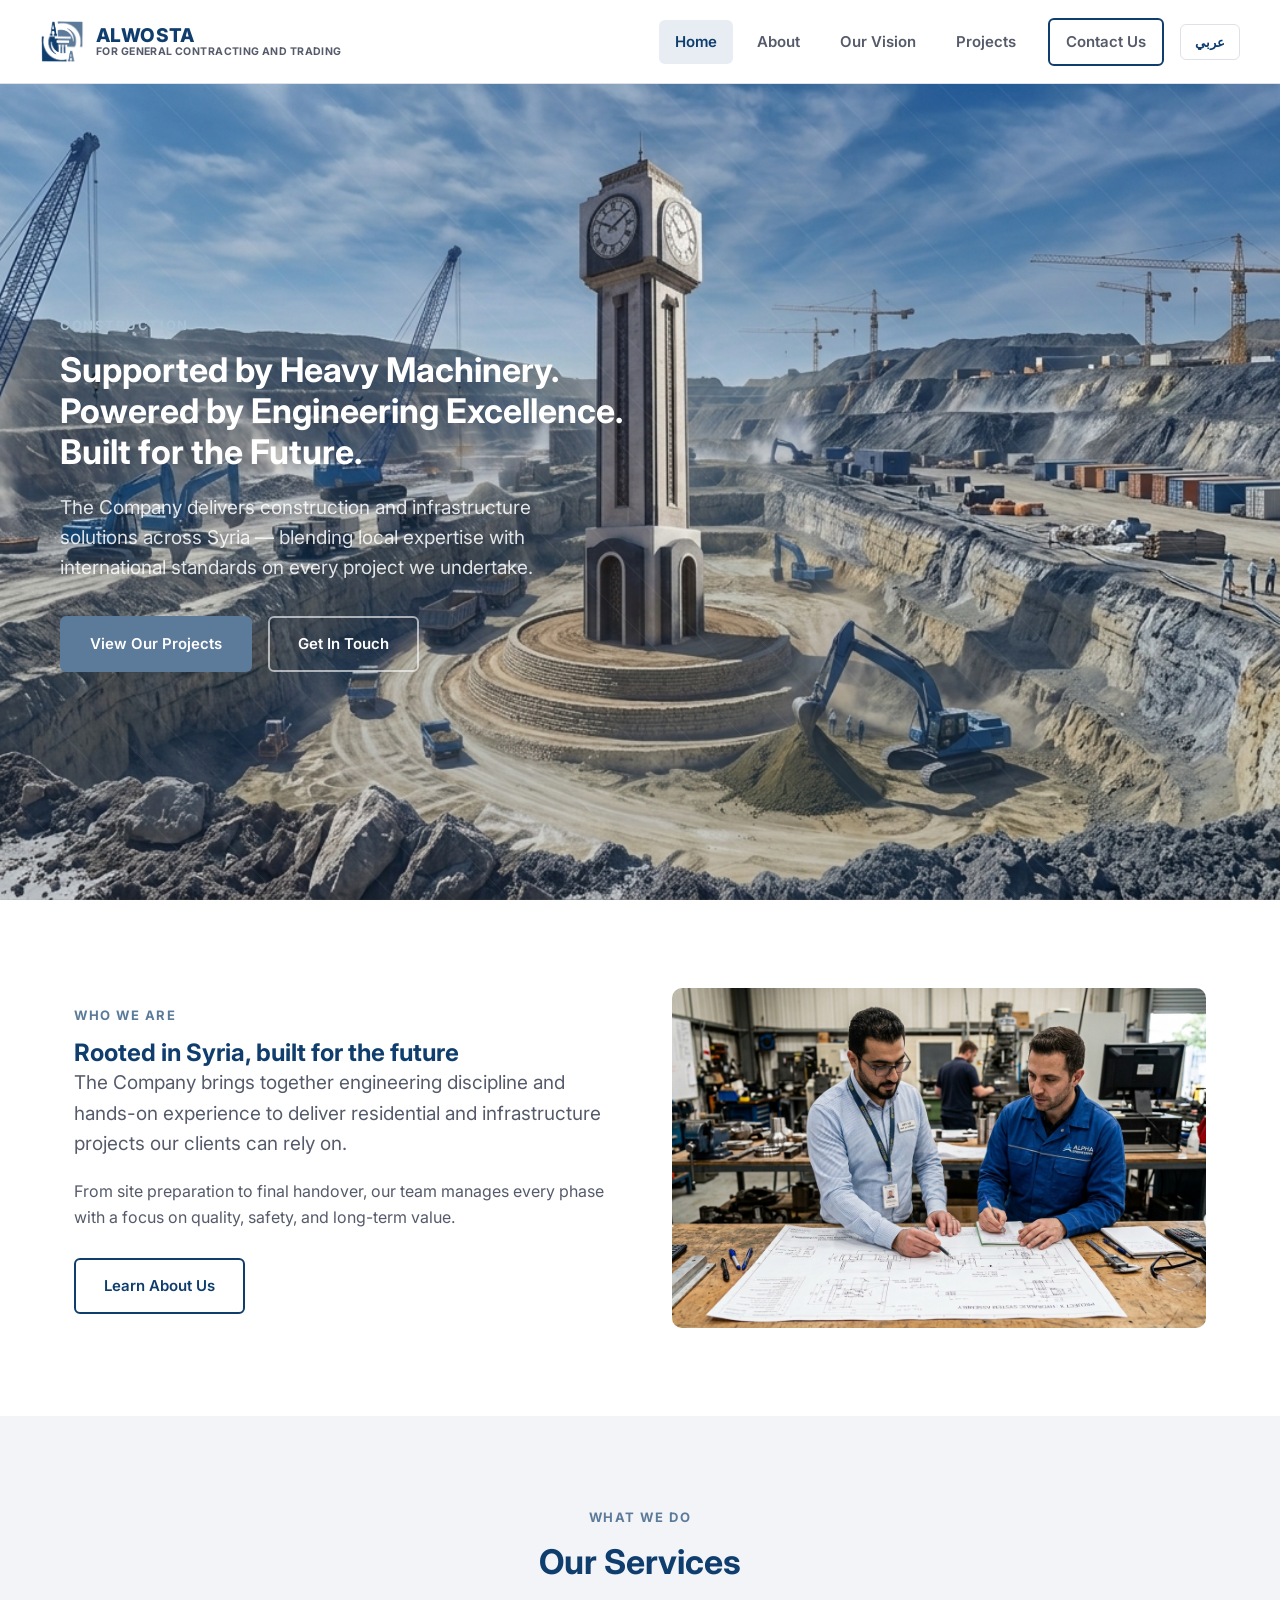
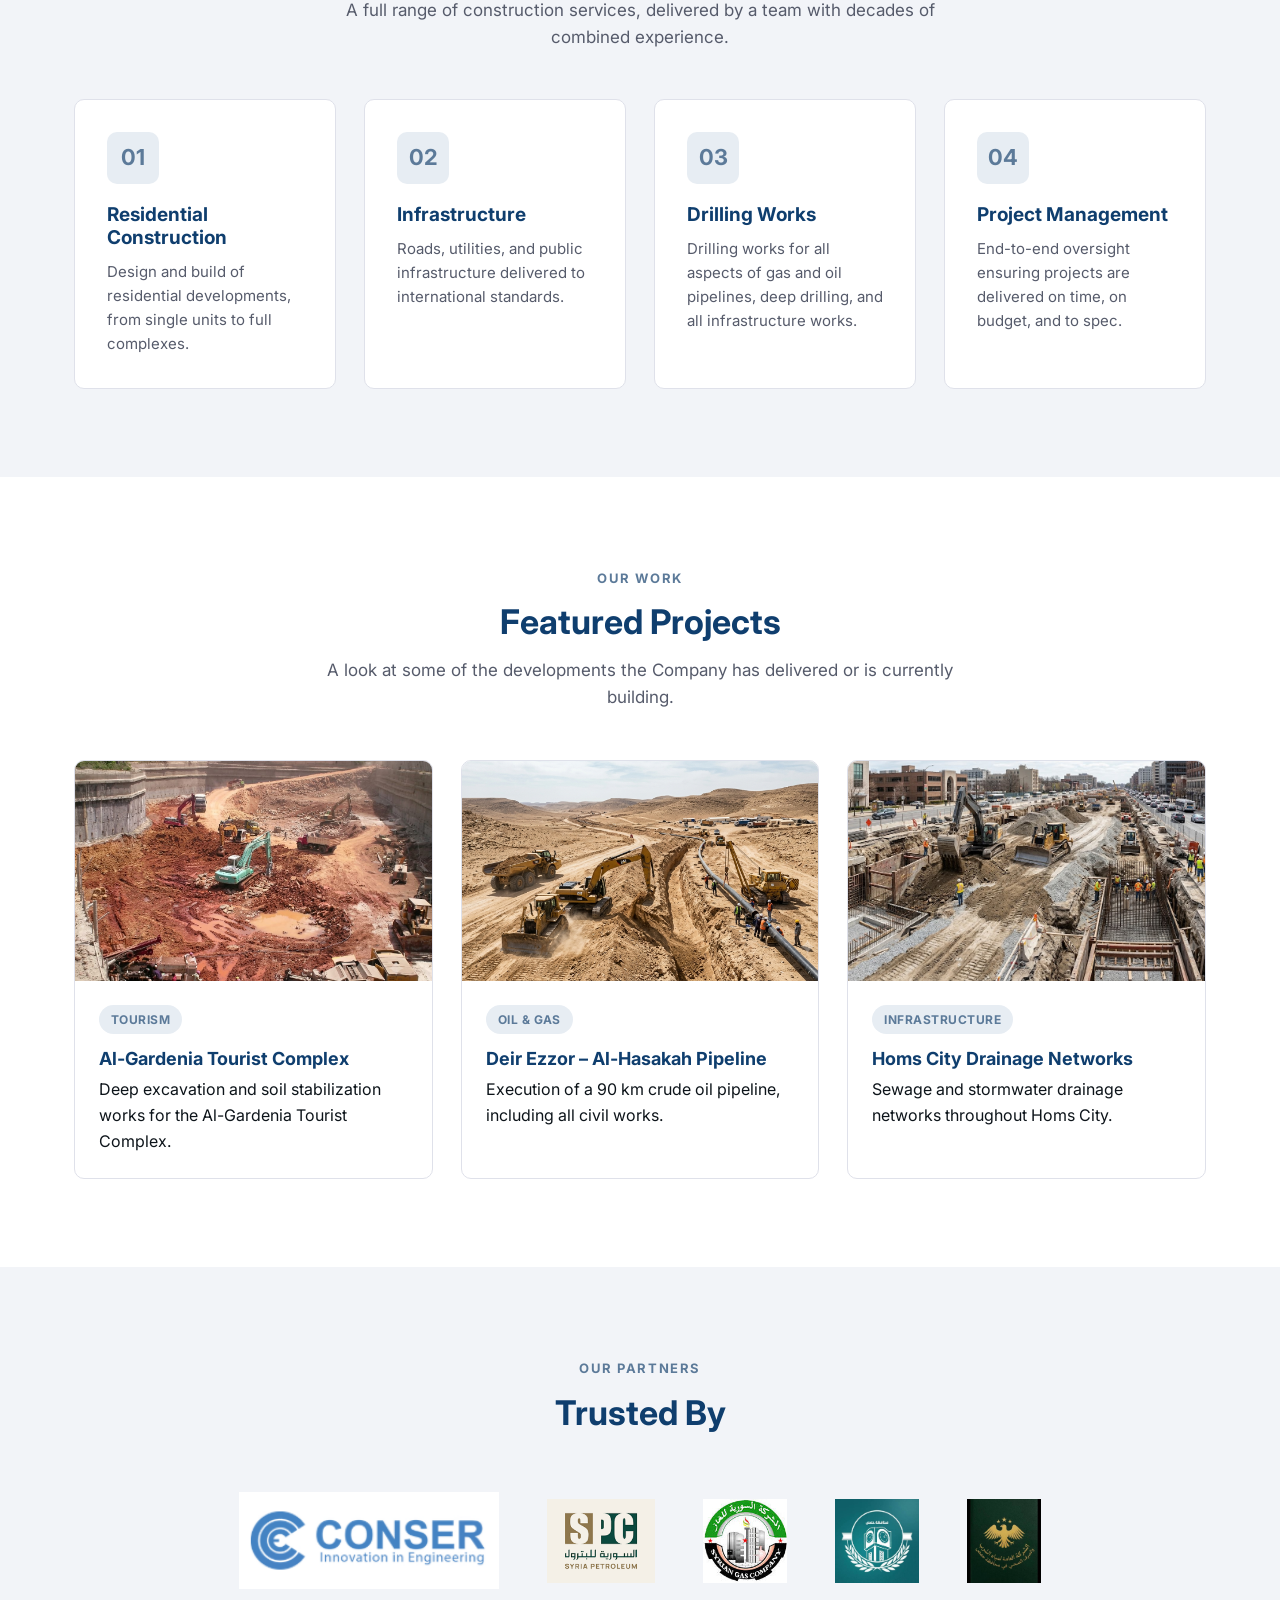
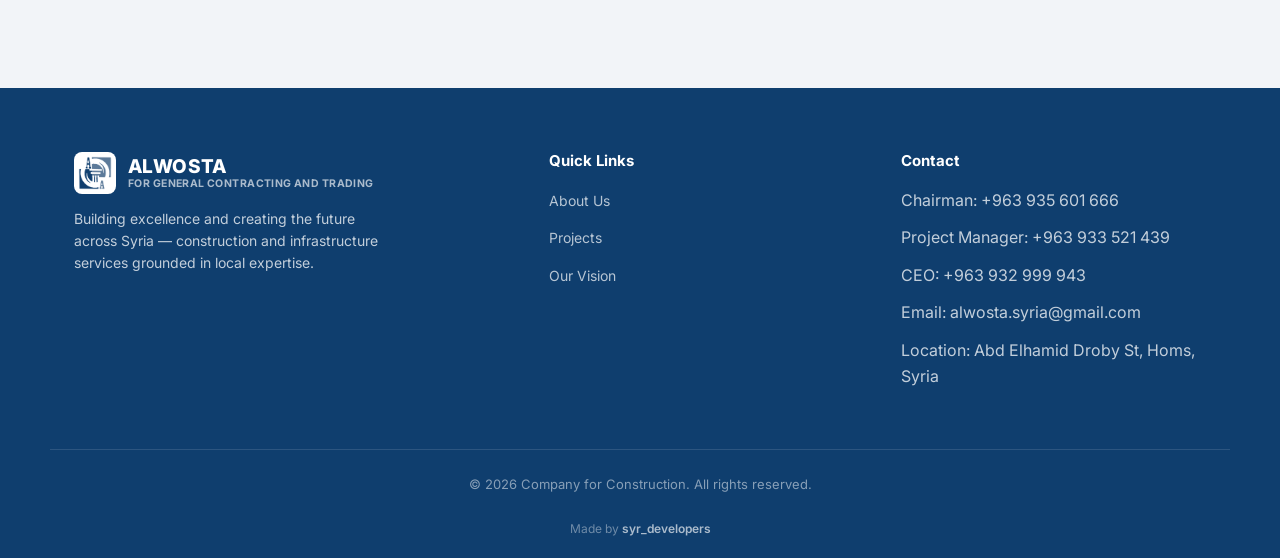
<file: index.html>
<!DOCTYPE html>
<html lang="en">
<head>
<meta charset="UTF-8">
<meta name="viewport" content="width=device-width, initial-scale=1.0">
<title>Company for Construction</title>
<meta name="description" content="Company for Construction — building excellence and creating the future across Syria through construction and infrastructure services.">
<meta http-equiv="Cache-Control" content="no-cache, no-store, must-revalidate">
<meta http-equiv="Pragma" content="no-cache">
<meta http-equiv="Expires" content="0">
<meta name="google" content="notranslate">
<link rel="preconnect" href="https://fonts.googleapis.com">
<link rel="preconnect" href="https://fonts.gstatic.com" crossorigin>
<link href="https://fonts.googleapis.com/css2?family=Inter:wght@400;600;700;800&family=Cairo:wght@400;600;700;800&display=swap" rel="stylesheet">
<link rel="icon" type="image/png" href="assets/logo.png">
<link rel="stylesheet" href="css/style.css?v=1">
<script>(function(){var l=localStorage.getItem("agoka-lang")||"en";document.documentElement.lang=l;document.documentElement.dir=l==="ar"?"rtl":"ltr";})();</script>
</head>
<body data-page="home">

<header class="site-header">
  <a href="index.html" class="logo">
    <img src="assets/logo.png" alt="Company logo" class="logo-mark">
    <span class="logo-text"><strong data-i18n="brand_name">ALWOSTA</strong><small data-i18n="logo_tagline">For General Contracting and Trading</small></span>
  </a>
  <nav class="main-nav">
    <a href="index.html" data-nav-link="home" data-i18n="nav_home">Home</a>
    <a href="about.html" data-nav-link="about" data-i18n="nav_about">About</a>
    <a href="vision.html" data-nav-link="vision" data-i18n="nav_vision">Our Vision</a>
    <a href="projects.html" data-nav-link="projects" data-i18n="nav_projects">Projects</a>
    <a href="contact.html" class="btn btn-outline-navy" data-nav-link="contact" data-i18n="nav_contact">Contact Us</a>
    <button type="button" class="lang-toggle" onclick="toggleLanguage()">عربي</button>
  </nav>
  <div class="hamburger" onclick="openMenu()">&#9776;</div>
</header>

<div class="menu-overlay" id="menuOverlay" onclick="closeMenu()"></div>
<div id="menu" class="menu">
  <a href="index.html" data-nav-link="home" data-i18n="nav_home">Home</a>
  <a href="about.html" data-nav-link="about" data-i18n="nav_about">About</a>
  <a href="vision.html" data-nav-link="vision" data-i18n="nav_vision">Our Vision</a>
  <a href="projects.html" data-nav-link="projects" data-i18n="nav_projects">Projects</a>
  <a href="contact.html" data-nav-link="contact" data-i18n="nav_contact">Contact Us</a>
  <button type="button" class="lang-toggle" onclick="toggleLanguage()">عربي</button>
</div>

<section class="hero hero-home">
  <div class="hero-content">
    <span class="eyebrow" data-i18n="home_hero_eyebrow">Construction</span>
    <h1 data-i18n="home_hero_h1">Supported by Heavy Machinery.<br>Powered by Engineering Excellence.<br>Built for the Future.</h1>
    <p data-i18n="home_hero_p">The Company delivers construction and infrastructure solutions across Syria — blending local expertise with international standards on every project we undertake.</p>
    <div class="hero-actions">
      <a href="projects.html" class="btn btn-primary" data-i18n="home_hero_btn_projects">View Our Projects</a>
      <a href="contact.html" class="btn btn-outline" data-i18n="home_hero_btn_contact">Get In Touch</a>
    </div>
  </div>
</section>

<section class="section">
  <div class="container split">
    <div>
      <span class="eyebrow" data-i18n="home_about_eyebrow">Who We Are</span>
      <h2 data-i18n="home_about_h2">Rooted in Syria, built for the future</h2>
      <p class="lead" style="margin-bottom: 20px;" data-i18n="home_about_p1">The Company brings together engineering discipline and hands-on experience to deliver residential and infrastructure projects our clients can rely on.</p>
      <p style="color: var(--ink-soft); margin-bottom: 28px;" data-i18n="home_about_p2">From site preparation to final handover, our team manages every phase with a focus on quality, safety, and long-term value.</p>
      <a href="about.html" class="btn btn-outline-navy" data-i18n="home_about_btn">Learn About Us</a>
    </div>
    <div class="photo-frame">
      <img src="assets/258.png" alt="Company team">
    </div>
  </div>
</section>

<section class="section section-alt">
  <div class="container">
    <div class="section-header center">
      <span class="eyebrow" data-i18n="home_services_eyebrow">What We Do</span>
      <h2 data-i18n="home_services_h2">Our Services</h2>
      <p data-i18n="home_services_p">A full range of construction services, delivered by a team with decades of combined experience.</p>
    </div>
    <div class="grid grid-4">
      <div class="card">
        <div class="icon-badge">01</div>
        <h3 data-i18n="service1_title">Residential Construction</h3>
        <p data-i18n="service1_p">Design and build of residential developments, from single units to full complexes.</p>
      </div>
      <div class="card">
        <div class="icon-badge">02</div>
        <h3 data-i18n="service2_title">Infrastructure</h3>
        <p data-i18n="service2_p">Roads, utilities, and public infrastructure delivered to international standards.</p>
      </div>
      <div class="card">
        <div class="icon-badge">03</div>
        <h3 data-i18n="service3_title">Drilling Works</h3>
        <p data-i18n="service3_p">Drilling works for all aspects of gas and oil pipelines, deep drilling, and all infrastructure works.</p>
      </div>
      <div class="card">
        <div class="icon-badge">04</div>
        <h3 data-i18n="service4_title">Project Management</h3>
        <p data-i18n="service4_p">End-to-end oversight ensuring projects are delivered on time, on budget, and to spec.</p>
      </div>
    </div>
  </div>
</section>

<section class="section">
  <div class="container">
    <div class="section-header center">
      <span class="eyebrow" data-i18n="home_work_eyebrow">Our Work</span>
      <h2 data-i18n="home_work_h2">Featured Projects</h2>
      <p data-i18n="home_work_p">A look at some of the developments the Company has delivered or is currently building.</p>
    </div>
    <div class="grid grid-3">
      <div class="project-card">
        <img src="assets/8888.jpeg" alt="Al-Gardenia Tourist Complex" class="card-photo">
        <div class="project-body">
          <span class="tag" data-i18n="home_project1_tag">Tourism</span>
          <h3 data-i18n="home_project1_title">Al-Gardenia Tourist Complex</h3>
          <p data-i18n="home_project1_p">Deep excavation and soil stabilization works for the Al-Gardenia Tourist Complex.</p>
        </div>
      </div>
      <div class="project-card">
        <img src="assets/3333.png" alt="Deir Ezzor – Al-Hasakah Pipeline" class="card-photo">
        <div class="project-body">
          <span class="tag" data-i18n="home_project2_tag">Oil &amp; Gas</span>
          <h3 data-i18n="home_project2_title">Deir Ezzor &ndash; Al-Hasakah Pipeline</h3>
          <p data-i18n="home_project2_p">Execution of a 90 km crude oil pipeline, including all civil works.</p>
        </div>
      </div>
      <div class="project-card">
        <img src="assets/9999.jpg" alt="Homs City Drainage Networks" class="card-photo">
        <div class="project-body">
          <span class="tag" data-i18n="home_project3_tag">Infrastructure</span>
          <h3 data-i18n="home_project3_title">Homs City Drainage Networks</h3>
          <p data-i18n="home_project3_p">Sewage and stormwater drainage networks throughout Homs City.</p>
        </div>
      </div>
    </div>
  </div>
</section>

<section class="section section-alt">
  <div class="container">
    <div class="section-header center">
      <span class="eyebrow" data-i18n="trusted_eyebrow">Our Partners</span>
      <h2 data-i18n="trusted_h2">Trusted By</h2>
    </div>
    <div class="logo-strip">
      <img src="assets/1122.png" alt="CONSER" class="logo-strip-lg">
      <img src="assets/1123.png" alt="Syria Petroleum Company">
      <img src="assets/1124.jpg" alt="Syrian Gas Company">
      <img src="assets/1125.jpg" alt="Homs Governorate">
      <img src="assets/8800.jpg" alt="Homs Water and Sanitation Establishment">
    </div>
  </div>
</section>

<footer class="site-footer">
  <div class="container footer-grid">
    <div>
      <div class="logo">
        <img src="assets/logo.png" alt="Company logo" class="logo-mark">
        <span class="logo-text"><strong data-i18n="brand_name">ALWOSTA</strong><small data-i18n="logo_tagline">For General Contracting and Trading</small></span>
      </div>
      <p data-i18n="footer_tagline">Building excellence and creating the future across Syria — construction and infrastructure services grounded in local expertise.</p>
    </div>
    <div>
      <h4 data-i18n="footer_quicklinks">Quick Links</h4>
      <ul>
        <li><a href="about.html" data-i18n="footer_about">About Us</a></li>
        <li><a href="projects.html" data-i18n="footer_projects">Projects</a></li>
        <li><a href="vision.html" data-i18n="footer_vision">Our Vision</a></li>
      </ul>
    </div>
    <div>
      <h4 data-i18n="footer_contact_title">Contact</h4>
      <ul>
        <li data-i18n="footer_chairman">Chairman: +963 935 601 666</li>
        <li data-i18n="footer_pm">Project Manager: +963 933 521 439</li>
        <li data-i18n="footer_ceo">CEO: +963 932 999 943</li>
        <li data-i18n="footer_email">Email: alwosta.syria@gmail.com</li>
        <li data-i18n="footer_location">Location: Abd Elhamid Droby St, Homs, Syria</li>
      </ul>
    </div>
  </div>
  <div class="footer-bottom" data-i18n="footer_copyright">&copy; 2026 Company for Construction. All rights reserved.</div>
  <div class="footer-credit">Made by <a href="https://www.instagram.com/syr_developers?igsh=em1vaDhtZjVvbTF5" target="_blank" rel="noopener noreferrer">syr_developers</a></div>
</footer>

<script src="js/i18n.js?v=1"></script>
<script src="js/script.js?v=1"></script>
</body>
</html>
</file>
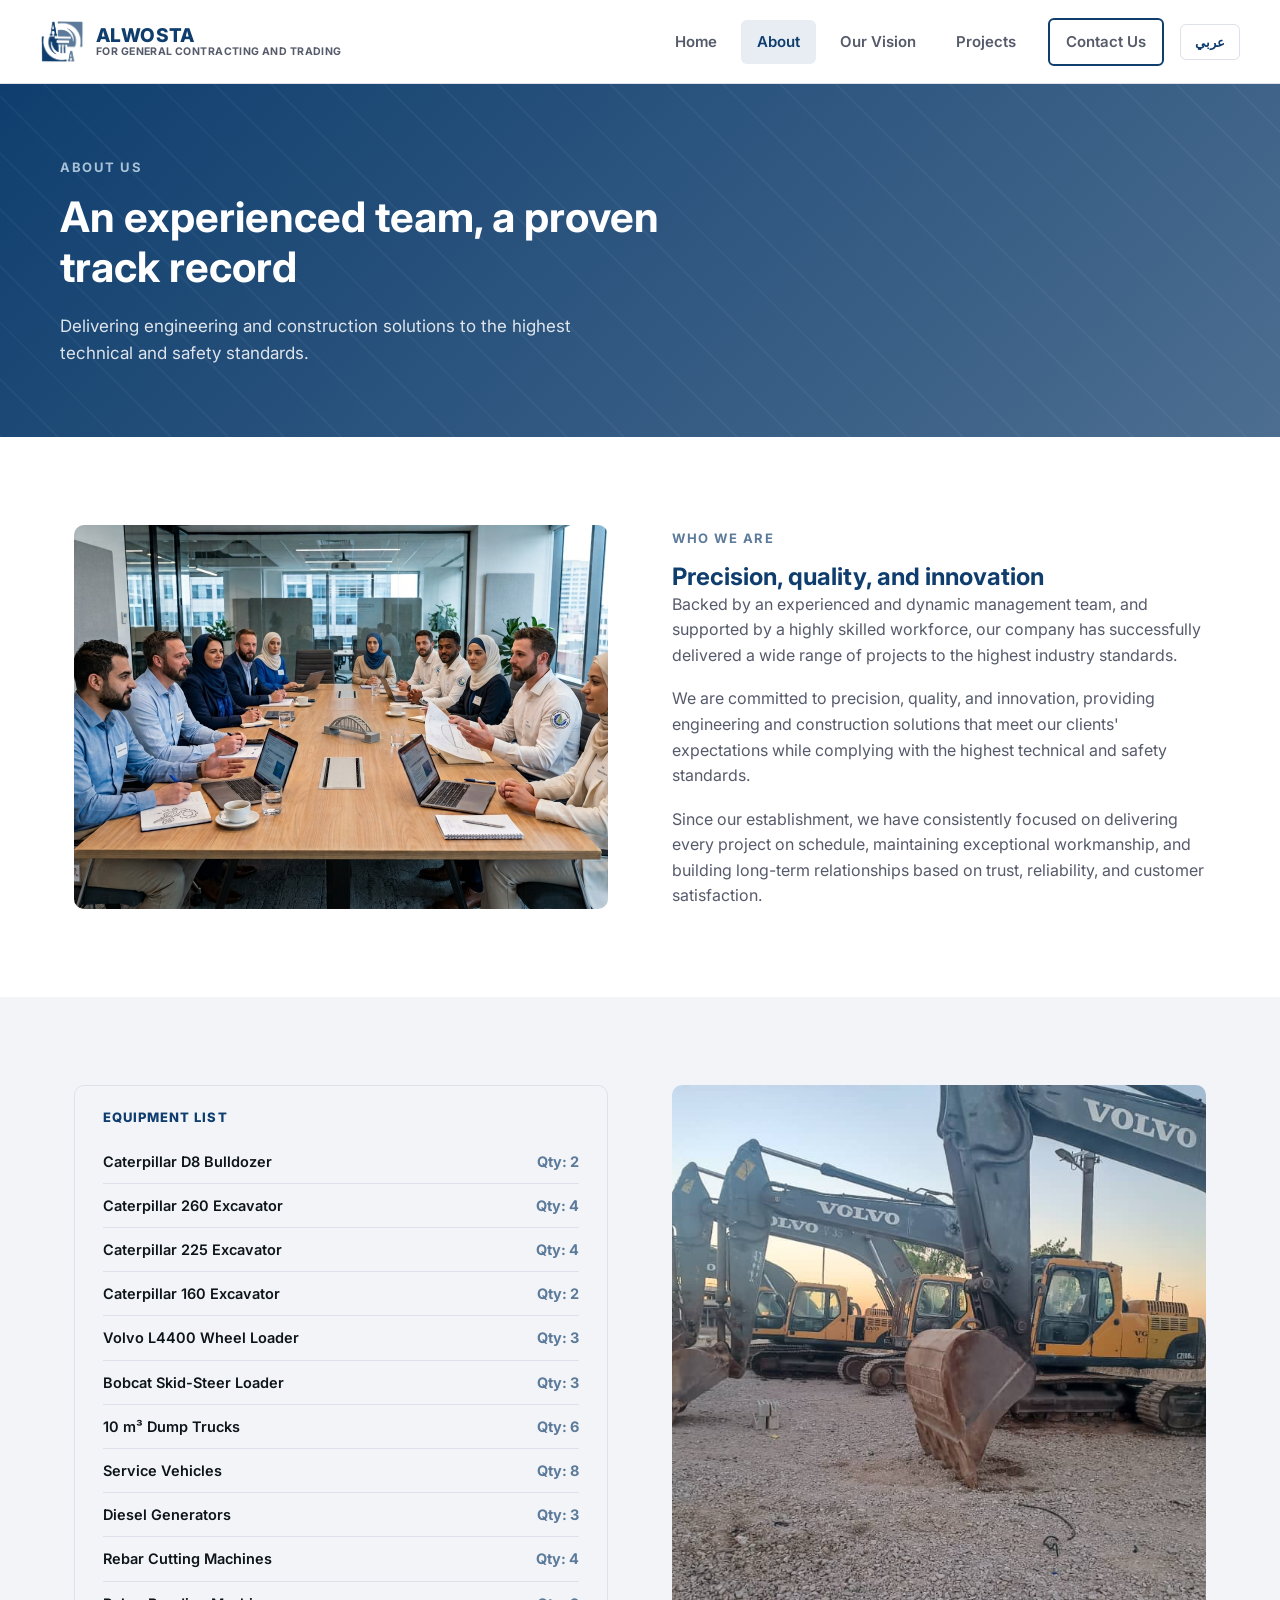
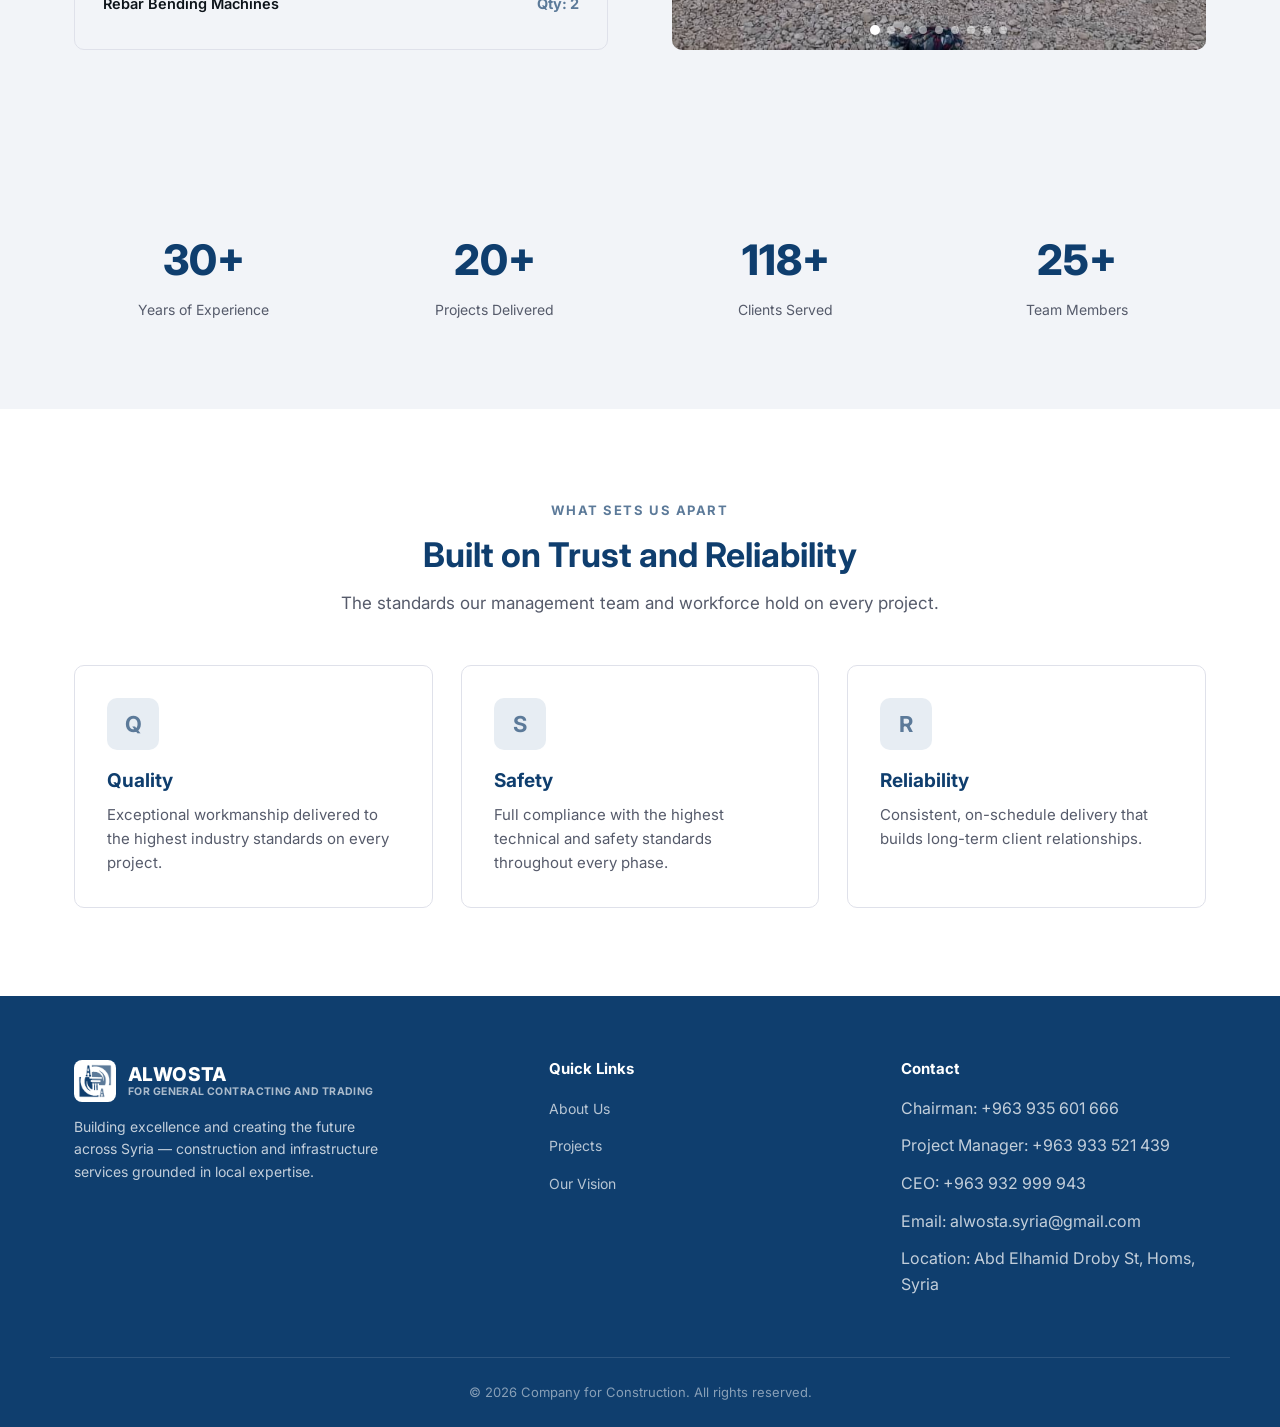
<file: about.html>
<!DOCTYPE html>
<html lang="en">
<head>
<meta charset="UTF-8">
<meta name="viewport" content="width=device-width, initial-scale=1.0">
<title>About Us - Company</title>
<meta name="description" content="Learn about the Company — our team, our commitment to quality, and our track record.">
<meta http-equiv="Cache-Control" content="no-cache, no-store, must-revalidate">
<meta http-equiv="Pragma" content="no-cache">
<meta http-equiv="Expires" content="0">
<meta name="google" content="notranslate">
<link rel="preconnect" href="https://fonts.googleapis.com">
<link rel="preconnect" href="https://fonts.gstatic.com" crossorigin>
<link href="https://fonts.googleapis.com/css2?family=Inter:wght@400;600;700;800&family=Cairo:wght@400;600;700;800&display=swap" rel="stylesheet">
<link rel="icon" type="image/png" href="assets/logo.png">
<link rel="stylesheet" href="css/style.css?v=1">
<script>(function(){var l=localStorage.getItem("agoka-lang")||"en";document.documentElement.lang=l;document.documentElement.dir=l==="ar"?"rtl":"ltr";})();</script>
</head>
<body data-page="about">

<header class="site-header">
  <a href="index.html" class="logo">
    <img src="assets/logo.png" alt="Company logo" class="logo-mark">
    <span class="logo-text"><strong data-i18n="brand_name">ALWOSTA</strong><small data-i18n="logo_tagline">For General Contracting and Trading</small></span>
  </a>
  <nav class="main-nav">
    <a href="index.html" data-nav-link="home" data-i18n="nav_home">Home</a>
    <a href="about.html" data-nav-link="about" data-i18n="nav_about">About</a>
    <a href="vision.html" data-nav-link="vision" data-i18n="nav_vision">Our Vision</a>
    <a href="projects.html" data-nav-link="projects" data-i18n="nav_projects">Projects</a>
    <a href="contact.html" class="btn btn-outline-navy" data-nav-link="contact" data-i18n="nav_contact">Contact Us</a>
    <button type="button" class="lang-toggle" onclick="toggleLanguage()">عربي</button>
  </nav>
  <div class="hamburger" onclick="openMenu()">&#9776;</div>
</header>

<div class="menu-overlay" id="menuOverlay" onclick="closeMenu()"></div>
<div id="menu" class="menu">
  <a href="index.html" data-nav-link="home" data-i18n="nav_home">Home</a>
  <a href="about.html" data-nav-link="about" data-i18n="nav_about">About</a>
  <a href="vision.html" data-nav-link="vision" data-i18n="nav_vision">Our Vision</a>
  <a href="projects.html" data-nav-link="projects" data-i18n="nav_projects">Projects</a>
  <a href="contact.html" data-nav-link="contact" data-i18n="nav_contact">Contact Us</a>
  <button type="button" class="lang-toggle" onclick="toggleLanguage()">عربي</button>
</div>

<section class="hero page-hero">
  <div class="hero-content">
    <span class="eyebrow" data-i18n="about_hero_eyebrow">About Us</span>
    <h1 data-i18n="about_hero_h1">An experienced team, a proven track record</h1>
    <p data-i18n="about_hero_p">Delivering engineering and construction solutions to the highest technical and safety standards.</p>
  </div>
</section>

<section class="section">
  <div class="container split">
    <div class="photo-frame">
      <img src="assets/852.png" alt="Company management team">
    </div>
    <div>
      <span class="eyebrow" data-i18n="about_who_eyebrow">Who We Are</span>
      <h2 data-i18n="about_who_h2">Precision, quality, and innovation</h2>
      <p style="color: var(--ink-soft); margin-bottom: 18px;" data-i18n="about_who_p1">Backed by an experienced and dynamic management team, and supported by a highly skilled workforce, our company has successfully delivered a wide range of projects to the highest industry standards.</p>
      <p style="color: var(--ink-soft); margin-bottom: 18px;" data-i18n="about_who_p2">We are committed to precision, quality, and innovation, providing engineering and construction solutions that meet our clients' expectations while complying with the highest technical and safety standards.</p>
      <p style="color: var(--ink-soft);" data-i18n="about_who_p3">Since our establishment, we have consistently focused on delivering every project on schedule, maintaining exceptional workmanship, and building long-term relationships based on trust, reliability, and customer satisfaction.</p>
    </div>
  </div>
</section>

<section class="section section-alt">
  <div class="container split reverse">
    <div class="photo-frame slideshow" id="fleetSlideshow">
      <img src="assets/7778.jpeg" alt="Company machinery and equipment fleet" class="active">
      <img src="assets/7779.jpeg" alt="Company machinery and equipment fleet">
      <img src="assets/7770.jpeg" alt="Company machinery and equipment fleet">
      <img src="assets/7771.jpeg" alt="Company machinery and equipment fleet">
      <img src="assets/7772.jpeg" alt="Company machinery and equipment fleet">
      <img src="assets/7773.jpeg" alt="Company machinery and equipment fleet">
      <img src="assets/7774.jpeg" alt="Company machinery and equipment fleet">
      <img src="assets/7775.jpeg" alt="Company machinery and equipment fleet">
      <img src="assets/7776.jpeg" alt="Company machinery and equipment fleet">
      <div class="slide-dots">
        <span class="active"></span><span></span><span></span><span></span>
        <span></span><span></span><span></span><span></span><span></span>
      </div>
    </div>
    <div class="equipment-list">
      <h4 data-i18n="equipment_title">Equipment List</h4>
      <ul>
        <li><span data-i18n="eq1_name">Caterpillar D8 Bulldozer</span><span class="eq-qty" data-i18n="eq1_qty">Qty: 2</span></li>
        <li><span data-i18n="eq2_name">Caterpillar 260 Excavator</span><span class="eq-qty" data-i18n="eq2_qty">Qty: 4</span></li>
        <li><span data-i18n="eq3_name">Caterpillar 225 Excavator</span><span class="eq-qty" data-i18n="eq3_qty">Qty: 4</span></li>
        <li><span data-i18n="eq4_name">Caterpillar 160 Excavator</span><span class="eq-qty" data-i18n="eq4_qty">Qty: 2</span></li>
        <li><span data-i18n="eq5_name">Volvo L4400 Wheel Loader</span><span class="eq-qty" data-i18n="eq5_qty">Qty: 3</span></li>
        <li><span data-i18n="eq6_name">Bobcat Skid-Steer Loader</span><span class="eq-qty" data-i18n="eq6_qty">Qty: 3</span></li>
        <li><span data-i18n="eq7_name">10 m&sup3; Dump Trucks</span><span class="eq-qty" data-i18n="eq7_qty">Qty: 6</span></li>
        <li><span data-i18n="eq8_name">Service Vehicles</span><span class="eq-qty" data-i18n="eq8_qty">Qty: 8</span></li>
        <li><span data-i18n="eq9_name">Diesel Generators</span><span class="eq-qty" data-i18n="eq9_qty">Qty: 3</span></li>
        <li><span data-i18n="eq10_name">Rebar Cutting Machines</span><span class="eq-qty" data-i18n="eq10_qty">Qty: 4</span></li>
        <li><span data-i18n="eq11_name">Rebar Bending Machines</span><span class="eq-qty" data-i18n="eq11_qty">Qty: 2</span></li>
      </ul>
    </div>
  </div>
</section>

<section class="section section-alt">
  <div class="container">
    <div class="stats">
      <div>
        <div class="stat-number">30+</div>
        <div class="stat-label" data-i18n="stat1_label">Years of Experience</div>
      </div>
      <div>
        <div class="stat-number">20+</div>
        <div class="stat-label" data-i18n="stat2_label">Projects Delivered</div>
      </div>
      <div>
        <div class="stat-number">118+</div>
        <div class="stat-label" data-i18n="stat3_label">Clients Served</div>
      </div>
      <div>
        <div class="stat-number">25+</div>
        <div class="stat-label" data-i18n="stat4_label">Team Members</div>
      </div>
    </div>
  </div>
</section>

<section class="section">
  <div class="container">
    <div class="section-header center">
      <span class="eyebrow" data-i18n="about_values_eyebrow">What Sets Us Apart</span>
      <h2 data-i18n="about_values_h2">Built on Trust and Reliability</h2>
      <p data-i18n="about_values_p">The standards our management team and workforce hold on every project.</p>
    </div>
    <div class="grid grid-3">
      <div class="card">
        <div class="icon-badge">Q</div>
        <h3 data-i18n="value1_title">Quality</h3>
        <p data-i18n="value1_p">Exceptional workmanship delivered to the highest industry standards on every project.</p>
      </div>
      <div class="card">
        <div class="icon-badge">S</div>
        <h3 data-i18n="value2_title">Safety</h3>
        <p data-i18n="value2_p">Full compliance with the highest technical and safety standards throughout every phase.</p>
      </div>
      <div class="card">
        <div class="icon-badge">R</div>
        <h3 data-i18n="value3_title">Reliability</h3>
        <p data-i18n="value3_p">Consistent, on-schedule delivery that builds long-term client relationships.</p>
      </div>
    </div>
  </div>
</section>


<footer class="site-footer">
  <div class="container footer-grid">
    <div>
      <div class="logo">
        <img src="assets/logo.png" alt="Company logo" class="logo-mark">
        <span class="logo-text"><strong data-i18n="brand_name">ALWOSTA</strong><small data-i18n="logo_tagline">For General Contracting and Trading</small></span>
      </div>
      <p data-i18n="footer_tagline">Building excellence and creating the future across Syria — construction and infrastructure services grounded in local expertise.</p>
    </div>
    <div>
      <h4 data-i18n="footer_quicklinks">Quick Links</h4>
      <ul>
        <li><a href="about.html" data-i18n="footer_about">About Us</a></li>
        <li><a href="projects.html" data-i18n="footer_projects">Projects</a></li>
        <li><a href="vision.html" data-i18n="footer_vision">Our Vision</a></li>
      </ul>
    </div>
    <div>
      <h4 data-i18n="footer_contact_title">Contact</h4>
      <ul>
        <li data-i18n="footer_chairman">Chairman: +963 935 601 666</li>
        <li data-i18n="footer_pm">Project Manager: +963 933 521 439</li>
        <li data-i18n="footer_ceo">CEO: +963 932 999 943</li>
        <li data-i18n="footer_email">Email: alwosta.syria@gmail.com</li>
        <li data-i18n="footer_location">Location: Abd Elhamid Droby St, Homs, Syria</li>
      </ul>
    </div>
  </div>
  <div class="footer-bottom" data-i18n="footer_copyright">&copy; 2026 Company for Construction. All rights reserved.</div>
</footer>

<script src="js/i18n.js?v=1"></script>
<script src="js/script.js?v=1"></script>
</body>
</html>
</file>
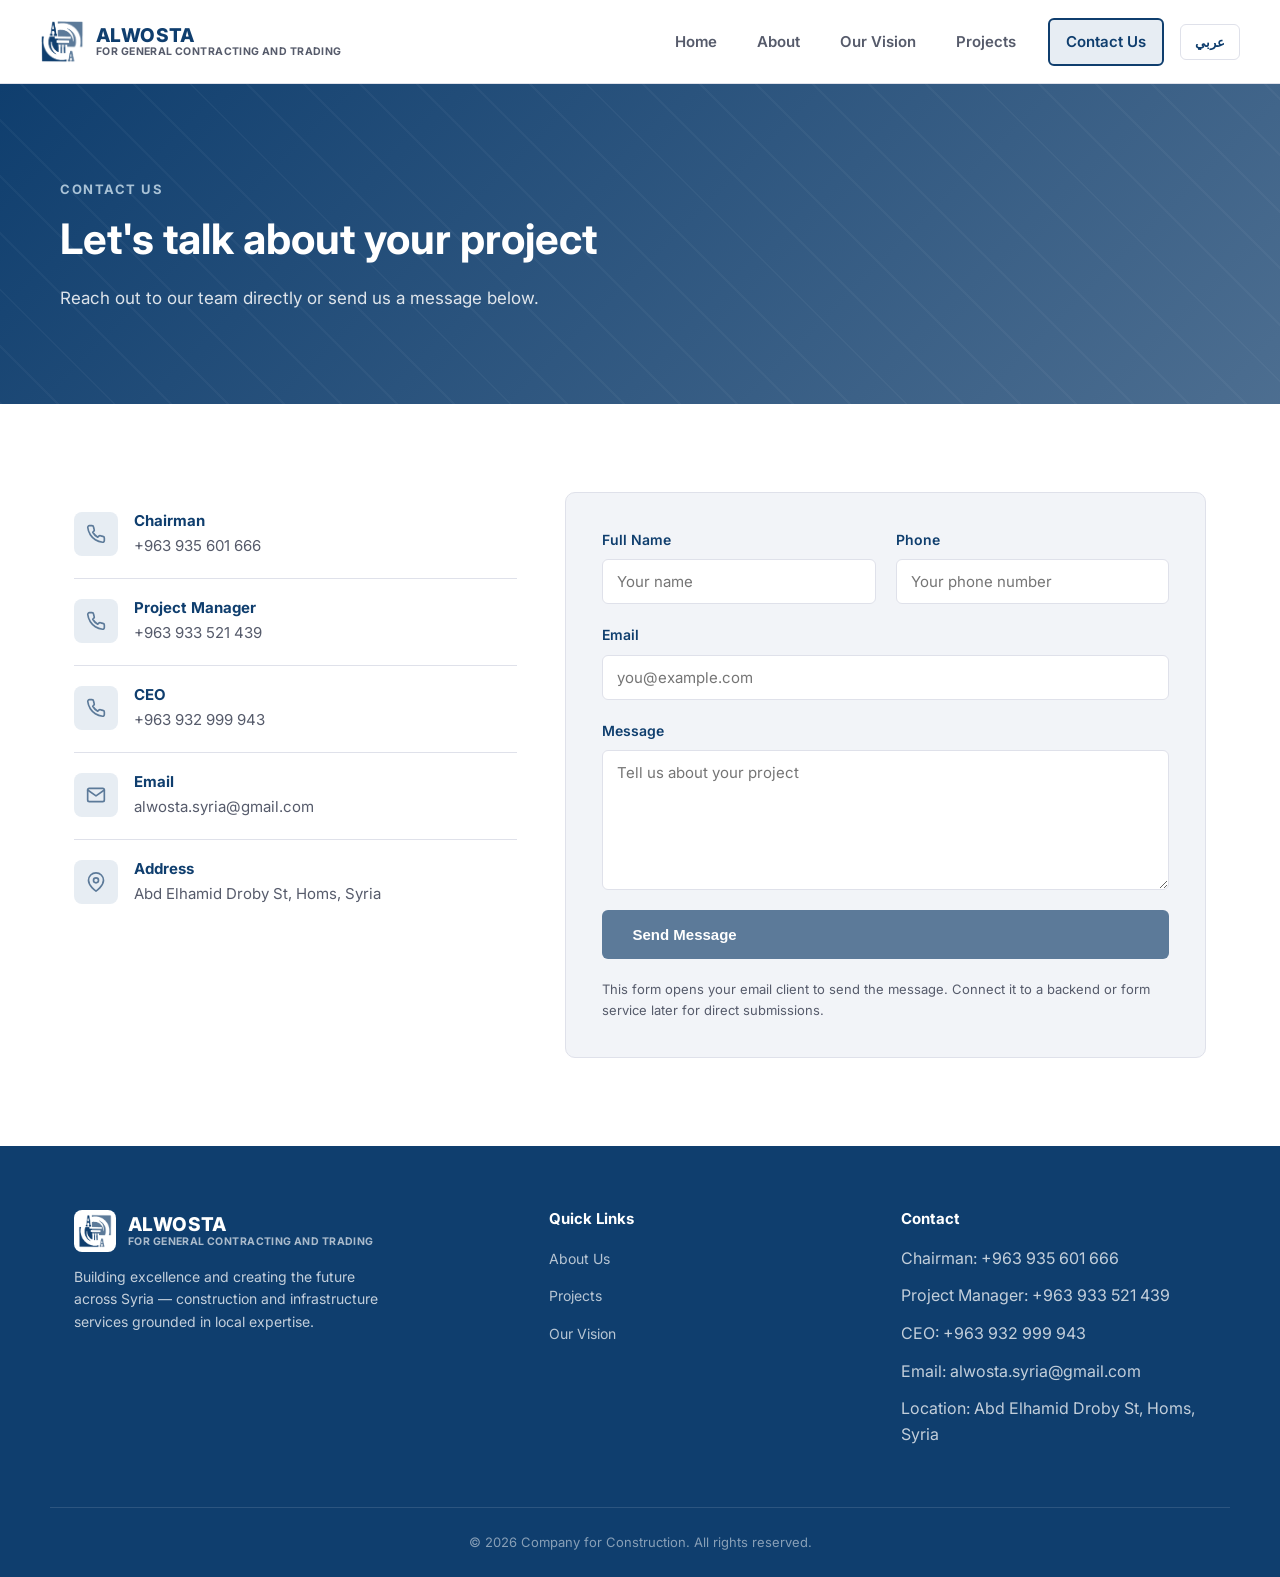
<file: contact.html>
<!DOCTYPE html>
<html lang="en">
<head>
<meta charset="UTF-8">
<meta name="viewport" content="width=device-width, initial-scale=1.0">
<title>Contact Us - Company</title>
<meta name="description" content="Get in touch with the Company — Homs, Syria.">
<meta http-equiv="Cache-Control" content="no-cache, no-store, must-revalidate">
<meta http-equiv="Pragma" content="no-cache">
<meta http-equiv="Expires" content="0">
<meta name="google" content="notranslate">
<link rel="preconnect" href="https://fonts.googleapis.com">
<link rel="preconnect" href="https://fonts.gstatic.com" crossorigin>
<link href="https://fonts.googleapis.com/css2?family=Inter:wght@400;600;700;800&family=Cairo:wght@400;600;700;800&display=swap" rel="stylesheet">
<link rel="icon" type="image/png" href="assets/logo.png">
<link rel="stylesheet" href="css/style.css?v=1">
<script>(function(){var l=localStorage.getItem("agoka-lang")||"en";document.documentElement.lang=l;document.documentElement.dir=l==="ar"?"rtl":"ltr";})();</script>
</head>
<body data-page="contact">

<header class="site-header">
  <a href="index.html" class="logo">
    <img src="assets/logo.png" alt="Company logo" class="logo-mark">
    <span class="logo-text"><strong data-i18n="brand_name">ALWOSTA</strong><small data-i18n="logo_tagline">For General Contracting and Trading</small></span>
  </a>
  <nav class="main-nav">
    <a href="index.html" data-nav-link="home" data-i18n="nav_home">Home</a>
    <a href="about.html" data-nav-link="about" data-i18n="nav_about">About</a>
    <a href="vision.html" data-nav-link="vision" data-i18n="nav_vision">Our Vision</a>
    <a href="projects.html" data-nav-link="projects" data-i18n="nav_projects">Projects</a>
    <a href="contact.html" class="btn btn-outline-navy" data-nav-link="contact" data-i18n="nav_contact">Contact Us</a>
    <button type="button" class="lang-toggle" onclick="toggleLanguage()">عربي</button>
  </nav>
  <div class="hamburger" onclick="openMenu()">&#9776;</div>
</header>

<div class="menu-overlay" id="menuOverlay" onclick="closeMenu()"></div>
<div id="menu" class="menu">
  <a href="index.html" data-nav-link="home" data-i18n="nav_home">Home</a>
  <a href="about.html" data-nav-link="about" data-i18n="nav_about">About</a>
  <a href="vision.html" data-nav-link="vision" data-i18n="nav_vision">Our Vision</a>
  <a href="projects.html" data-nav-link="projects" data-i18n="nav_projects">Projects</a>
  <a href="contact.html" data-nav-link="contact" data-i18n="nav_contact">Contact Us</a>
  <button type="button" class="lang-toggle" onclick="toggleLanguage()">عربي</button>
</div>

<section class="hero page-hero">
  <div class="hero-content">
    <span class="eyebrow" data-i18n="contact_hero_eyebrow">Contact Us</span>
    <h1 data-i18n="contact_hero_h1">Let's talk about your project</h1>
    <p data-i18n="contact_hero_p">Reach out to our team directly or send us a message below.</p>
  </div>
</section>

<section class="section">
  <div class="container contact-layout">
    <div>
      <div class="contact-info-item">
        <div class="icon-badge"><svg width="20" height="20" viewBox="0 0 24 24" fill="none" stroke="currentColor" stroke-width="2" stroke-linecap="round" stroke-linejoin="round"><path d="M22 16.92v3a2 2 0 0 1-2.18 2 19.79 19.79 0 0 1-8.63-3.07 19.5 19.5 0 0 1-6-6 19.79 19.79 0 0 1-3.07-8.67A2 2 0 0 1 4.11 2h3a2 2 0 0 1 2 1.72c.127.96.361 1.903.7 2.81a2 2 0 0 1-.45 2.11L8.09 9.91a16 16 0 0 0 6 6l1.27-1.27a2 2 0 0 1 2.11-.45c.907.339 1.85.573 2.81.7A2 2 0 0 1 22 16.92z"/></svg></div>
        <div>
          <h4 data-i18n="contact_chairman_label">Chairman</h4>
          <p data-i18n="contact_chairman_value">+963 935 601 666</p>
        </div>
      </div>
      <div class="contact-info-item">
        <div class="icon-badge"><svg width="20" height="20" viewBox="0 0 24 24" fill="none" stroke="currentColor" stroke-width="2" stroke-linecap="round" stroke-linejoin="round"><path d="M22 16.92v3a2 2 0 0 1-2.18 2 19.79 19.79 0 0 1-8.63-3.07 19.5 19.5 0 0 1-6-6 19.79 19.79 0 0 1-3.07-8.67A2 2 0 0 1 4.11 2h3a2 2 0 0 1 2 1.72c.127.96.361 1.903.7 2.81a2 2 0 0 1-.45 2.11L8.09 9.91a16 16 0 0 0 6 6l1.27-1.27a2 2 0 0 1 2.11-.45c.907.339 1.85.573 2.81.7A2 2 0 0 1 22 16.92z"/></svg></div>
        <div>
          <h4 data-i18n="contact_pm_label">Project Manager</h4>
          <p data-i18n="contact_pm_value">+963 933 521 439</p>
        </div>
      </div>
      <div class="contact-info-item">
        <div class="icon-badge"><svg width="20" height="20" viewBox="0 0 24 24" fill="none" stroke="currentColor" stroke-width="2" stroke-linecap="round" stroke-linejoin="round"><path d="M22 16.92v3a2 2 0 0 1-2.18 2 19.79 19.79 0 0 1-8.63-3.07 19.5 19.5 0 0 1-6-6 19.79 19.79 0 0 1-3.07-8.67A2 2 0 0 1 4.11 2h3a2 2 0 0 1 2 1.72c.127.96.361 1.903.7 2.81a2 2 0 0 1-.45 2.11L8.09 9.91a16 16 0 0 0 6 6l1.27-1.27a2 2 0 0 1 2.11-.45c.907.339 1.85.573 2.81.7A2 2 0 0 1 22 16.92z"/></svg></div>
        <div>
          <h4 data-i18n="contact_ceo_label">CEO</h4>
          <p data-i18n="contact_ceo_value">+963 932 999 943</p>
        </div>
      </div>
      <div class="contact-info-item">
        <div class="icon-badge"><svg width="20" height="20" viewBox="0 0 24 24" fill="none" stroke="currentColor" stroke-width="2" stroke-linecap="round" stroke-linejoin="round"><path d="M4 4h16c1.1 0 2 .9 2 2v12c0 1.1-.9 2-2 2H4c-1.1 0-2-.9-2-2V6c0-1.1.9-2 2-2z"/><polyline points="22,6 12,13 2,6"/></svg></div>
        <div>
          <h4 data-i18n="contact_email_label">Email</h4>
          <p data-i18n="contact_email_value">alwosta.syria@gmail.com</p>
        </div>
      </div>
      <div class="contact-info-item">
        <div class="icon-badge"><svg width="20" height="20" viewBox="0 0 24 24" fill="none" stroke="currentColor" stroke-width="2" stroke-linecap="round" stroke-linejoin="round"><path d="M21 10c0 7-9 13-9 13s-9-6-9-13a9 9 0 0 1 18 0z"/><circle cx="12" cy="10" r="3"/></svg></div>
        <div>
          <h4 data-i18n="contact_address_label">Address</h4>
          <p data-i18n="contact_address_value">Abd Elhamid Droby St, Homs, Syria</p>
        </div>
      </div>
    </div>

    <form class="contact-form" action="mailto:alwosta.syria@gmail.com" method="post" enctype="text/plain">
      <div class="form-row">
        <div class="form-field">
          <label for="name" data-i18n="form_name_label">Full Name</label>
          <input type="text" id="name" name="name" placeholder="Your name" data-i18n-placeholder="form_name_placeholder" required>
        </div>
        <div class="form-field">
          <label for="phone" data-i18n="form_phone_label">Phone</label>
          <input type="tel" id="phone" name="phone" placeholder="Your phone number" data-i18n-placeholder="form_phone_placeholder">
        </div>
      </div>
      <div class="form-field">
        <label for="email" data-i18n="form_email_label">Email</label>
        <input type="email" id="email" name="email" placeholder="you@example.com" data-i18n-placeholder="form_email_placeholder" required>
      </div>
      <div class="form-field">
        <label for="message" data-i18n="form_message_label">Message</label>
        <textarea id="message" name="message" rows="6" placeholder="Tell us about your project" data-i18n-placeholder="form_message_placeholder" required></textarea>
      </div>
      <button type="submit" class="btn btn-primary" data-i18n="form_submit">Send Message</button>
      <p class="form-note" data-i18n="form_note">This form opens your email client to send the message. Connect it to a backend or form service later for direct submissions.</p>
    </form>
  </div>
</section>

<footer class="site-footer">
  <div class="container footer-grid">
    <div>
      <div class="logo">
        <img src="assets/logo.png" alt="Company logo" class="logo-mark">
        <span class="logo-text"><strong data-i18n="brand_name">ALWOSTA</strong><small data-i18n="logo_tagline">For General Contracting and Trading</small></span>
      </div>
      <p data-i18n="footer_tagline">Building excellence and creating the future across Syria — construction and infrastructure services grounded in local expertise.</p>
    </div>
    <div>
      <h4 data-i18n="footer_quicklinks">Quick Links</h4>
      <ul>
        <li><a href="about.html" data-i18n="footer_about">About Us</a></li>
        <li><a href="projects.html" data-i18n="footer_projects">Projects</a></li>
        <li><a href="vision.html" data-i18n="footer_vision">Our Vision</a></li>
      </ul>
    </div>
    <div>
      <h4 data-i18n="footer_contact_title">Contact</h4>
      <ul>
        <li data-i18n="footer_chairman">Chairman: +963 935 601 666</li>
        <li data-i18n="footer_pm">Project Manager: +963 933 521 439</li>
        <li data-i18n="footer_ceo">CEO: +963 932 999 943</li>
        <li data-i18n="footer_email">Email: alwosta.syria@gmail.com</li>
        <li data-i18n="footer_location">Location: Abd Elhamid Droby St, Homs, Syria</li>
      </ul>
    </div>
  </div>
  <div class="footer-bottom" data-i18n="footer_copyright">&copy; 2026 Company for Construction. All rights reserved.</div>
</footer>

<script src="js/i18n.js?v=1"></script>
<script src="js/script.js?v=1"></script>
</body>
</html>
</file>
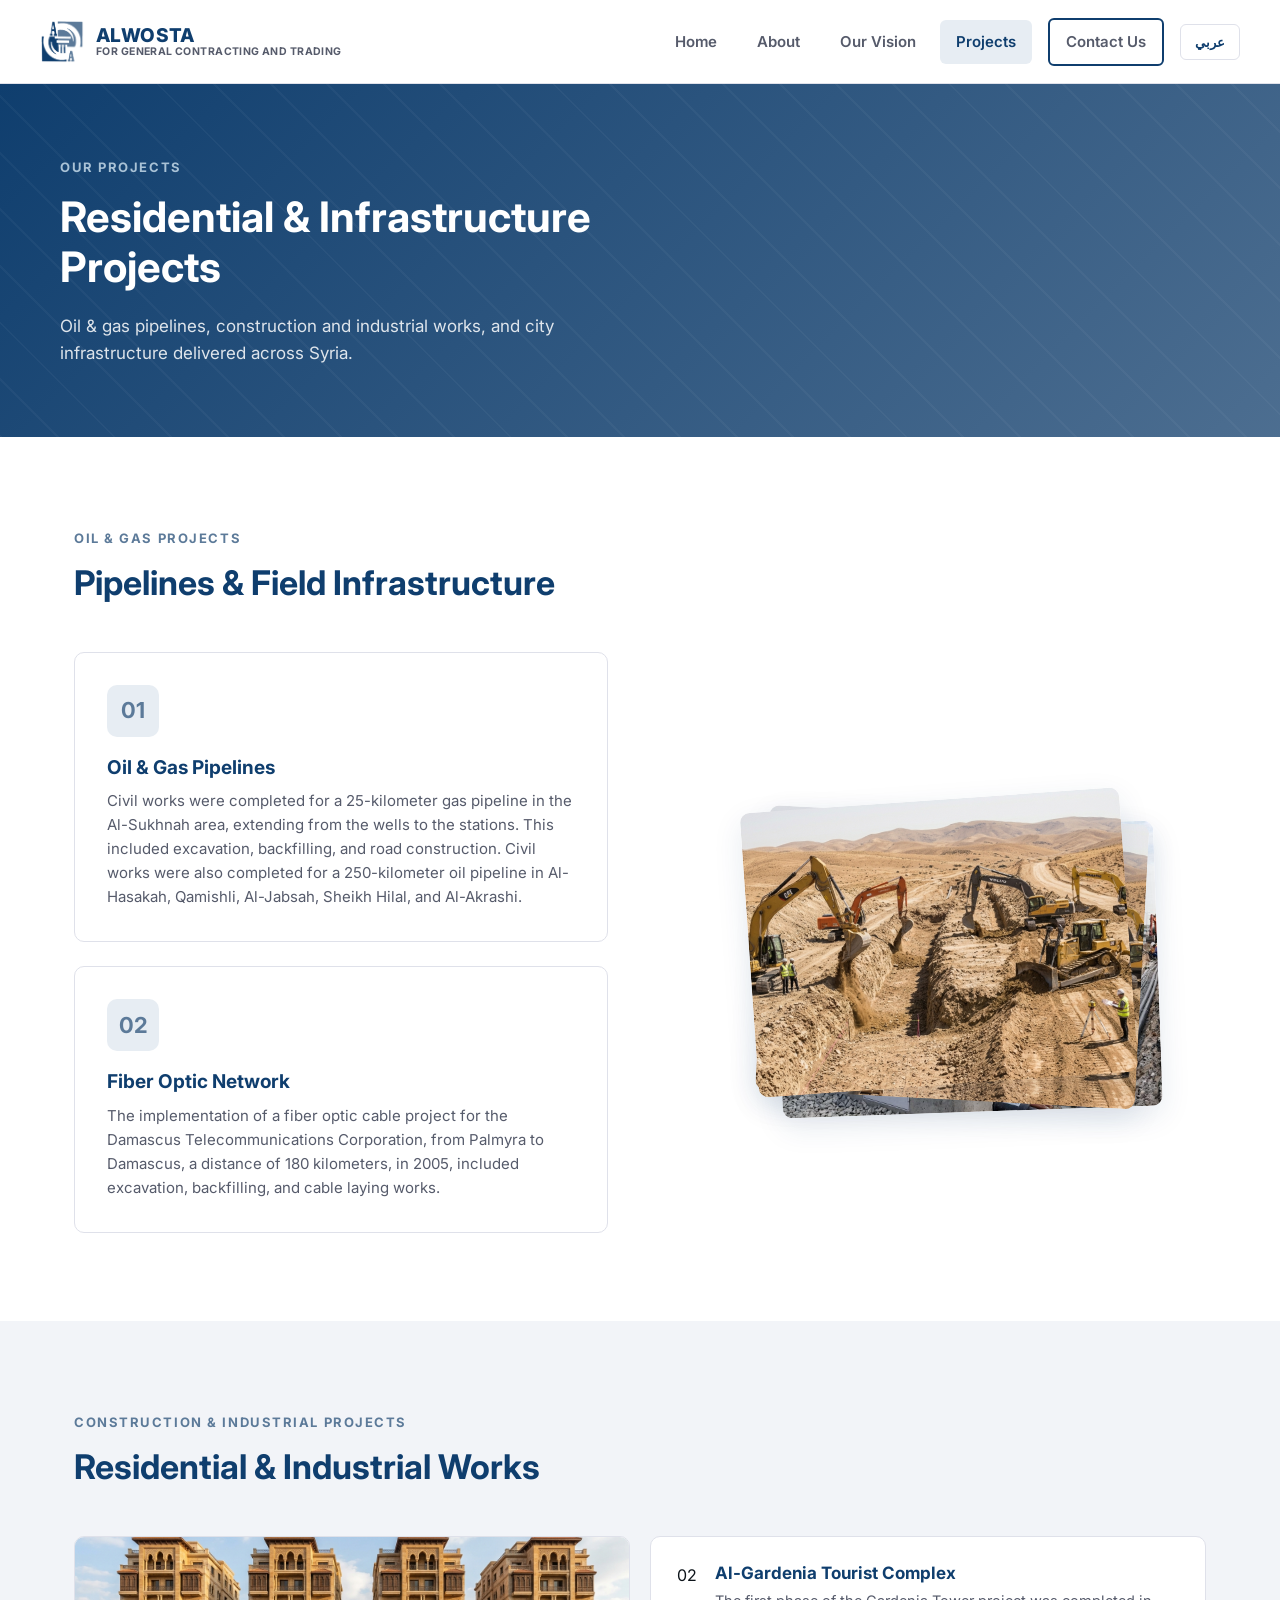
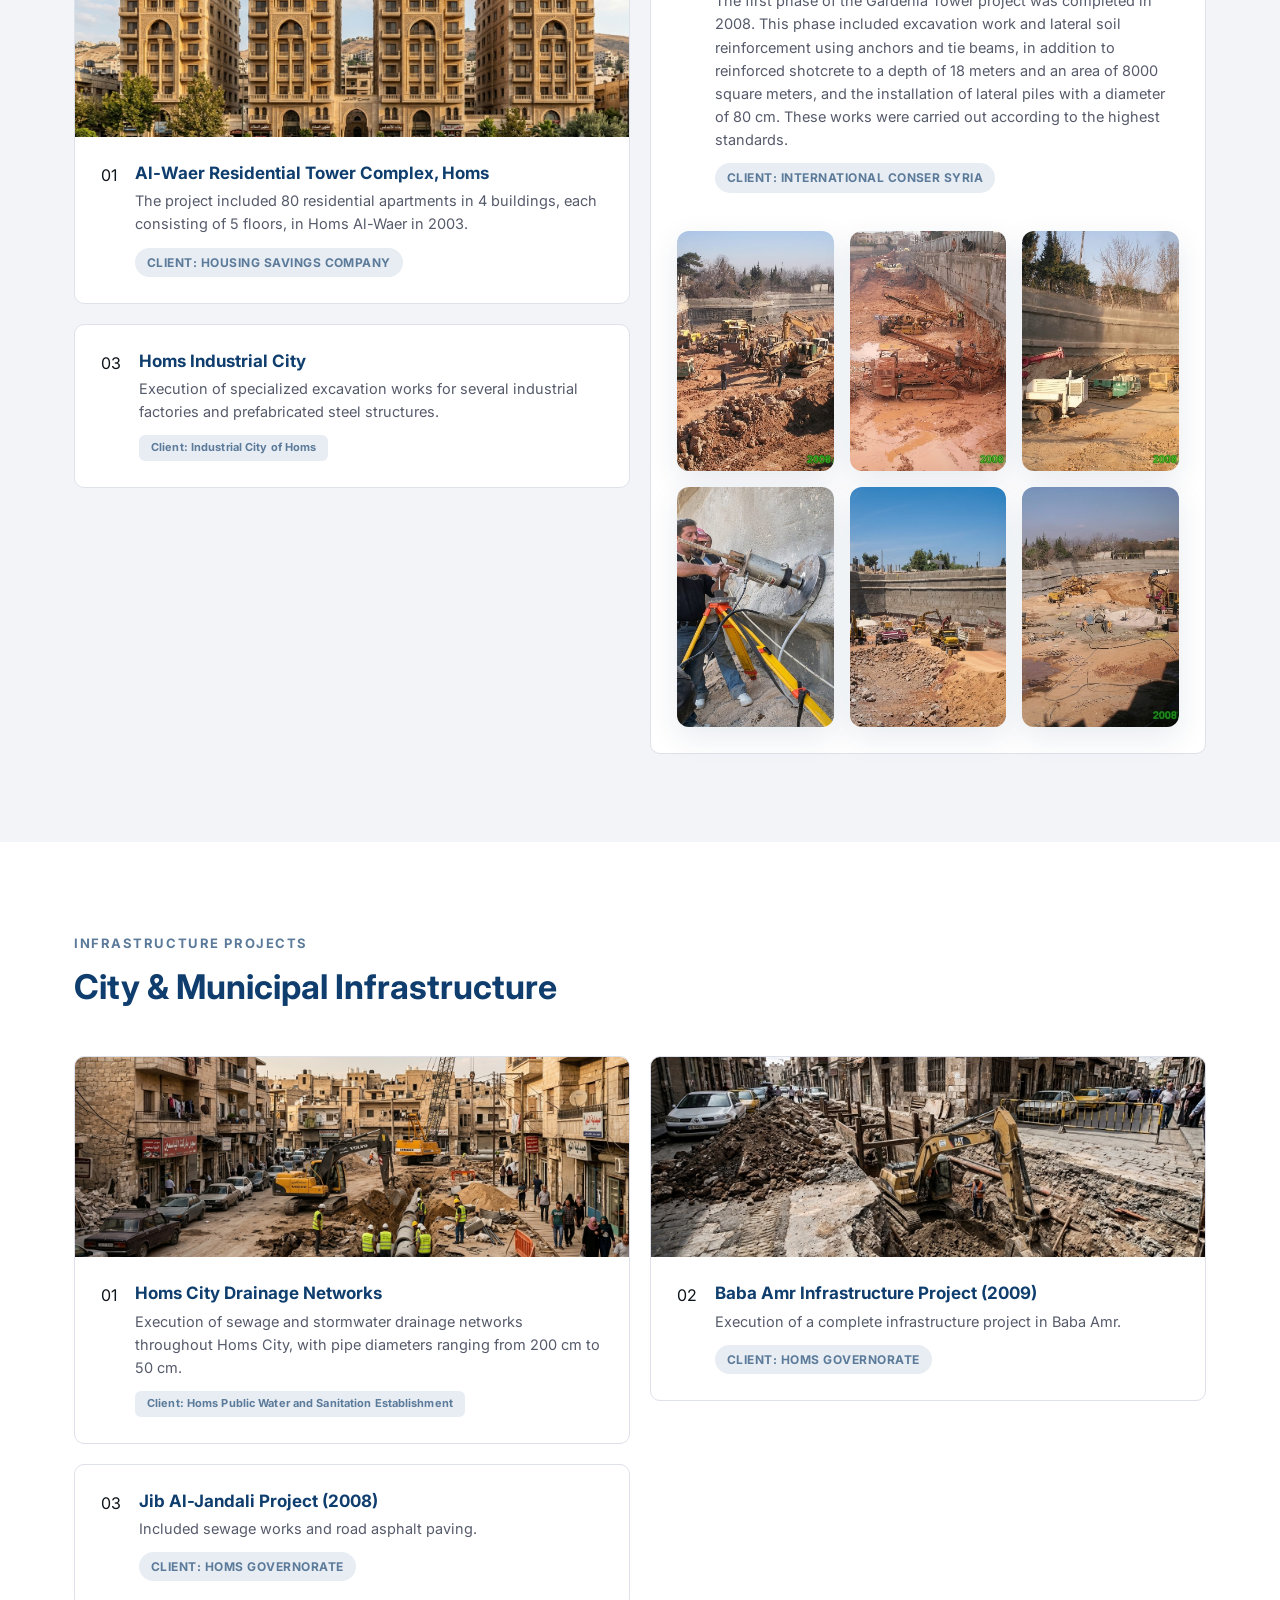
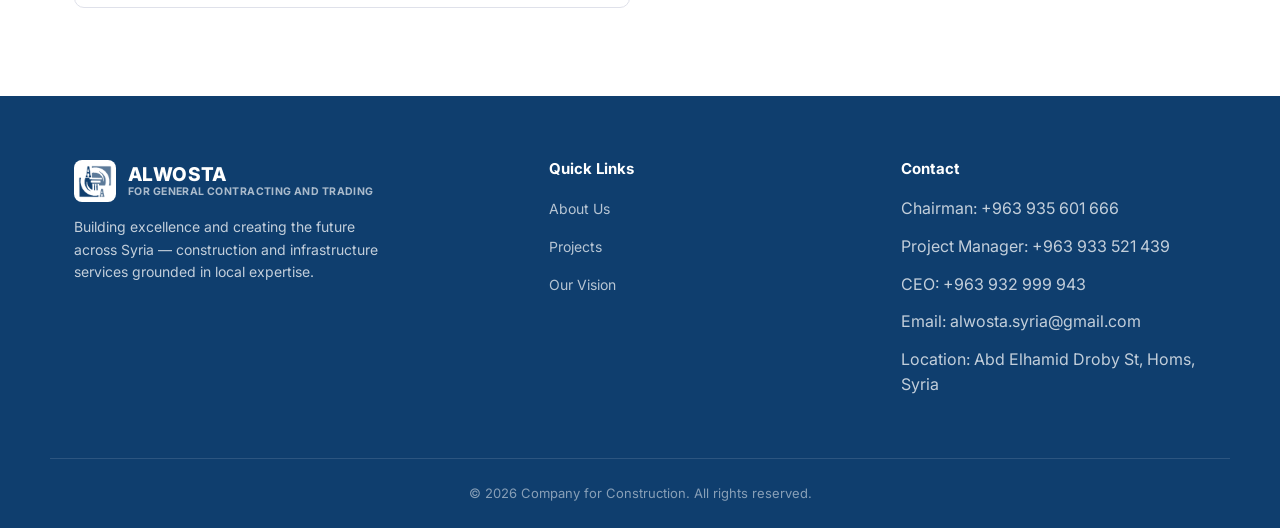
<file: projects.html>
<!DOCTYPE html>
<html lang="en">
<head>
<meta charset="UTF-8">
<meta name="viewport" content="width=device-width, initial-scale=1.0">
<title>Our Projects - Company</title>
<meta name="description" content="The Company's projects across oil & gas pipelines, construction, industrial works, and infrastructure in Syria.">
<meta http-equiv="Cache-Control" content="no-cache, no-store, must-revalidate">
<meta http-equiv="Pragma" content="no-cache">
<meta http-equiv="Expires" content="0">
<meta name="google" content="notranslate">
<link rel="preconnect" href="https://fonts.googleapis.com">
<link rel="preconnect" href="https://fonts.gstatic.com" crossorigin>
<link href="https://fonts.googleapis.com/css2?family=Inter:wght@400;600;700;800&family=Cairo:wght@400;600;700;800&display=swap" rel="stylesheet">
<link rel="icon" type="image/png" href="assets/logo.png">
<link rel="stylesheet" href="css/style.css?v=1">
<script>(function(){var l=localStorage.getItem("agoka-lang")||"en";document.documentElement.lang=l;document.documentElement.dir=l==="ar"?"rtl":"ltr";})();</script>
</head>
<body data-page="projects">

<header class="site-header">
  <a href="index.html" class="logo">
    <img src="assets/logo.png" alt="Company logo" class="logo-mark">
    <span class="logo-text"><strong data-i18n="brand_name">ALWOSTA</strong><small data-i18n="logo_tagline">For General Contracting and Trading</small></span>
  </a>
  <nav class="main-nav">
    <a href="index.html" data-nav-link="home" data-i18n="nav_home">Home</a>
    <a href="about.html" data-nav-link="about" data-i18n="nav_about">About</a>
    <a href="vision.html" data-nav-link="vision" data-i18n="nav_vision">Our Vision</a>
    <a href="projects.html" data-nav-link="projects" data-i18n="nav_projects">Projects</a>
    <a href="contact.html" class="btn btn-outline-navy" data-nav-link="contact" data-i18n="nav_contact">Contact Us</a>
    <button type="button" class="lang-toggle" onclick="toggleLanguage()">عربي</button>
  </nav>
  <div class="hamburger" onclick="openMenu()">&#9776;</div>
</header>

<div class="menu-overlay" id="menuOverlay" onclick="closeMenu()"></div>
<div id="menu" class="menu">
  <a href="index.html" data-nav-link="home" data-i18n="nav_home">Home</a>
  <a href="about.html" data-nav-link="about" data-i18n="nav_about">About</a>
  <a href="vision.html" data-nav-link="vision" data-i18n="nav_vision">Our Vision</a>
  <a href="projects.html" data-nav-link="projects" data-i18n="nav_projects">Projects</a>
  <a href="contact.html" data-nav-link="contact" data-i18n="nav_contact">Contact Us</a>
  <button type="button" class="lang-toggle" onclick="toggleLanguage()">عربي</button>
</div>

<section class="hero page-hero">
  <div class="hero-content">
    <span class="eyebrow" data-i18n="projects_hero_eyebrow">Our Projects</span>
    <h1 data-i18n="projects_hero_h1">Residential &amp; Infrastructure Projects</h1>
    <p data-i18n="projects_hero_p">Oil &amp; gas pipelines, construction and industrial works, and city infrastructure delivered across Syria.</p>
  </div>
</section>

<section class="section">
  <div class="container">
    <div class="section-header">
      <span class="eyebrow" data-i18n="cat1_eyebrow">Oil &amp; Gas Projects</span>
      <h2 data-i18n="cat1_h2">Pipelines &amp; Field Infrastructure</h2>
    </div>
    <div class="split">
      <div class="grid" style="gap: 24px;">
        <div class="card">
          <div class="icon-badge">01</div>
          <h3 data-i18n="pipeline_summary_title">Oil &amp; Gas Pipelines</h3>
          <p data-i18n="pipeline_summary">Civil works were completed for a 25-kilometer gas pipeline in the Al-Sukhnah area, extending from the wells to the stations. This included excavation, backfilling, and road construction. Civil works were also completed for a 250-kilometer oil pipeline in Al-Hasakah, Qamishli, Al-Jabsah, Sheikh Hilal, and Al-Akrashi.</p>
        </div>
        <div class="card">
          <div class="icon-badge">02</div>
          <h3 data-i18n="fiber_summary_title">Fiber Optic Network</h3>
          <p data-i18n="fiber_summary">The implementation of a fiber optic cable project for the Damascus Telecommunications Corporation, from Palmyra to Damascus, a distance of 180 kilometers, in 2005, included excavation, backfilling, and cable laying works.</p>
        </div>
      </div>
      <!-- Tap-to-reveal stacked photo cards: click/tap the top photo to send it to the back -->
      <div class="stack-cards">
        <img src="assets/789.png" alt="Pipeline trenching works" class="stack-card" data-order="0">
        <img src="assets/987.png" alt="Pipeline laying works" class="stack-card" data-order="1">
        <img src="assets/879.jpeg" alt="Cable laying works" class="stack-card" data-order="2">
      </div>
    </div>
  </div>
</section>

<section class="section section-alt">
  <div class="container">
    <div class="section-header">
      <span class="eyebrow" data-i18n="cat2_eyebrow">Construction &amp; Industrial Projects</span>
      <h2 data-i18n="cat2_h2">Residential &amp; Industrial Works</h2>
    </div>
    <div class="project-list-columns">
      <div class="project-list-col">
        <div class="project-list-item has-photo">
          <img src="assets/753.png" alt="Al-Waer Residential Tower Complex, Homs" class="item-photo">
          <div class="item-body">
            <div class="icon-badge">01</div>
            <div>
              <h3 data-i18n="c1_title">Al-Waer Residential Tower Complex, Homs</h3>
              <p data-i18n="c1_p">The project included 80 residential apartments in 4 buildings, each consisting of 5 floors, in Homs Al-Waer in 2003.</p>
              <span class="tag" data-i18n="client_hsc">Client: Housing Savings Company</span>
            </div>
          </div>
        </div>
        <div class="project-list-item">
          <div class="icon-badge">03</div>
          <div>
            <h3 data-i18n="c3_title">Homs Industrial City</h3>
            <p data-i18n="c3_p">Execution of specialized excavation works for several industrial factories and prefabricated steel structures.</p>
            <span class="tag tag-small" data-i18n="client_ich">Client: Industrial City of Homs</span>
          </div>
        </div>
      </div>
      <div class="project-list-col">
        <div class="project-list-item" style="flex-direction: column;">
          <div style="display: flex; gap: 18px;">
            <div class="icon-badge">02</div>
            <div>
              <h3 data-i18n="c2_title">Al-Gardenia Tourist Complex</h3>
              <p data-i18n="c2_p">The first phase of the Gardenia Tower project was completed in 2008. This phase included excavation work and lateral soil reinforcement using anchors and tie beams, in addition to reinforced shotcrete to a depth of 18 meters and an area of 8000 square meters, and the installation of lateral piles with a diameter of 80 cm. These works were carried out according to the highest standards.</p>
              <span class="tag" data-i18n="client_conser">Client: International CONSER Syria</span>
            </div>
          </div>
          <div class="image-group-wrap">
            <div class="image-group">
              <img src="assets/225588.jpeg" alt="Al-Gardenia Tourist Complex excavation and shoring works">
              <img src="assets/225599.jpeg" alt="Al-Gardenia Tourist Complex excavation and shoring works">
              <img src="assets/225577.jpeg" alt="Al-Gardenia Tourist Complex excavation and shoring works">
              <img src="assets/225555.jpeg" alt="Al-Gardenia Tourist Complex excavation and shoring works">
              <img src="assets/225544.jpeg" alt="Al-Gardenia Tourist Complex excavation and shoring works">
              <img src="assets/225566.jpeg" alt="Al-Gardenia Tourist Complex excavation and shoring works">
            </div>
            <button type="button" class="swipe-hint" aria-label="Next photo">
              <svg width="16" height="16" viewBox="0 0 24 24" fill="none" stroke="currentColor" stroke-width="2.5" stroke-linecap="round" stroke-linejoin="round"><polyline points="9 6 15 12 9 18"/></svg>
            </button>
          </div>
        </div>
      </div>
    </div>
  </div>
</section>

<section class="section">
  <div class="container">
    <div class="section-header">
      <span class="eyebrow" data-i18n="cat3_eyebrow">Infrastructure Projects</span>
      <h2 data-i18n="cat3_h2">City &amp; Municipal Infrastructure</h2>
    </div>
    <div class="project-list">
      <div class="project-list-item has-photo">
        <img src="assets/951.png" alt="Homs City Drainage Networks" class="item-photo">
        <div class="item-body">
          <div class="icon-badge">01</div>
          <div>
            <h3 data-i18n="i1_title">Homs City Drainage Networks</h3>
            <p data-i18n="i1_p">Execution of sewage and stormwater drainage networks throughout Homs City, with pipe diameters ranging from 200 cm to 50 cm.</p>
            <span class="tag tag-small" data-i18n="client_hwse">Client: Homs Public Water and Sanitation Establishment</span>
          </div>
        </div>
      </div>
      <div class="project-list-item has-photo">
        <img src="assets/995511.png" alt="Baba Amr Infrastructure Project" class="item-photo">
        <div class="item-body">
          <div class="icon-badge">02</div>
          <div>
            <h3 data-i18n="i2_title">Baba Amr Infrastructure Project (2009)</h3>
            <p data-i18n="i2_p">Execution of a complete infrastructure project in Baba Amr.</p>
            <span class="tag" data-i18n="client_hg">Client: Homs Governorate</span>
          </div>
        </div>
      </div>
      <div class="project-list-item">
        <div class="icon-badge">03</div>
        <div>
          <h3 data-i18n="i3_title">Jib Al-Jandali Project (2008)</h3>
          <p data-i18n="i3_p">Included sewage works and road asphalt paving.</p>
          <span class="tag" data-i18n="client_hg">Client: Homs Governorate</span>
        </div>
      </div>
    </div>
  </div>
</section>


<footer class="site-footer">
  <div class="container footer-grid">
    <div>
      <div class="logo">
        <img src="assets/logo.png" alt="Company logo" class="logo-mark">
        <span class="logo-text"><strong data-i18n="brand_name">ALWOSTA</strong><small data-i18n="logo_tagline">For General Contracting and Trading</small></span>
      </div>
      <p data-i18n="footer_tagline">Building excellence and creating the future across Syria — construction and infrastructure services grounded in local expertise.</p>
    </div>
    <div>
      <h4 data-i18n="footer_quicklinks">Quick Links</h4>
      <ul>
        <li><a href="about.html" data-i18n="footer_about">About Us</a></li>
        <li><a href="projects.html" data-i18n="footer_projects">Projects</a></li>
        <li><a href="vision.html" data-i18n="footer_vision">Our Vision</a></li>
      </ul>
    </div>
    <div>
      <h4 data-i18n="footer_contact_title">Contact</h4>
      <ul>
        <li data-i18n="footer_chairman">Chairman: +963 935 601 666</li>
        <li data-i18n="footer_pm">Project Manager: +963 933 521 439</li>
        <li data-i18n="footer_ceo">CEO: +963 932 999 943</li>
        <li data-i18n="footer_email">Email: alwosta.syria@gmail.com</li>
        <li data-i18n="footer_location">Location: Abd Elhamid Droby St, Homs, Syria</li>
      </ul>
    </div>
  </div>
  <div class="footer-bottom" data-i18n="footer_copyright">&copy; 2026 Company for Construction. All rights reserved.</div>
</footer>

<script src="js/i18n.js?v=1"></script>
<script src="js/script.js?v=1"></script>
</body>
</html>
</file>
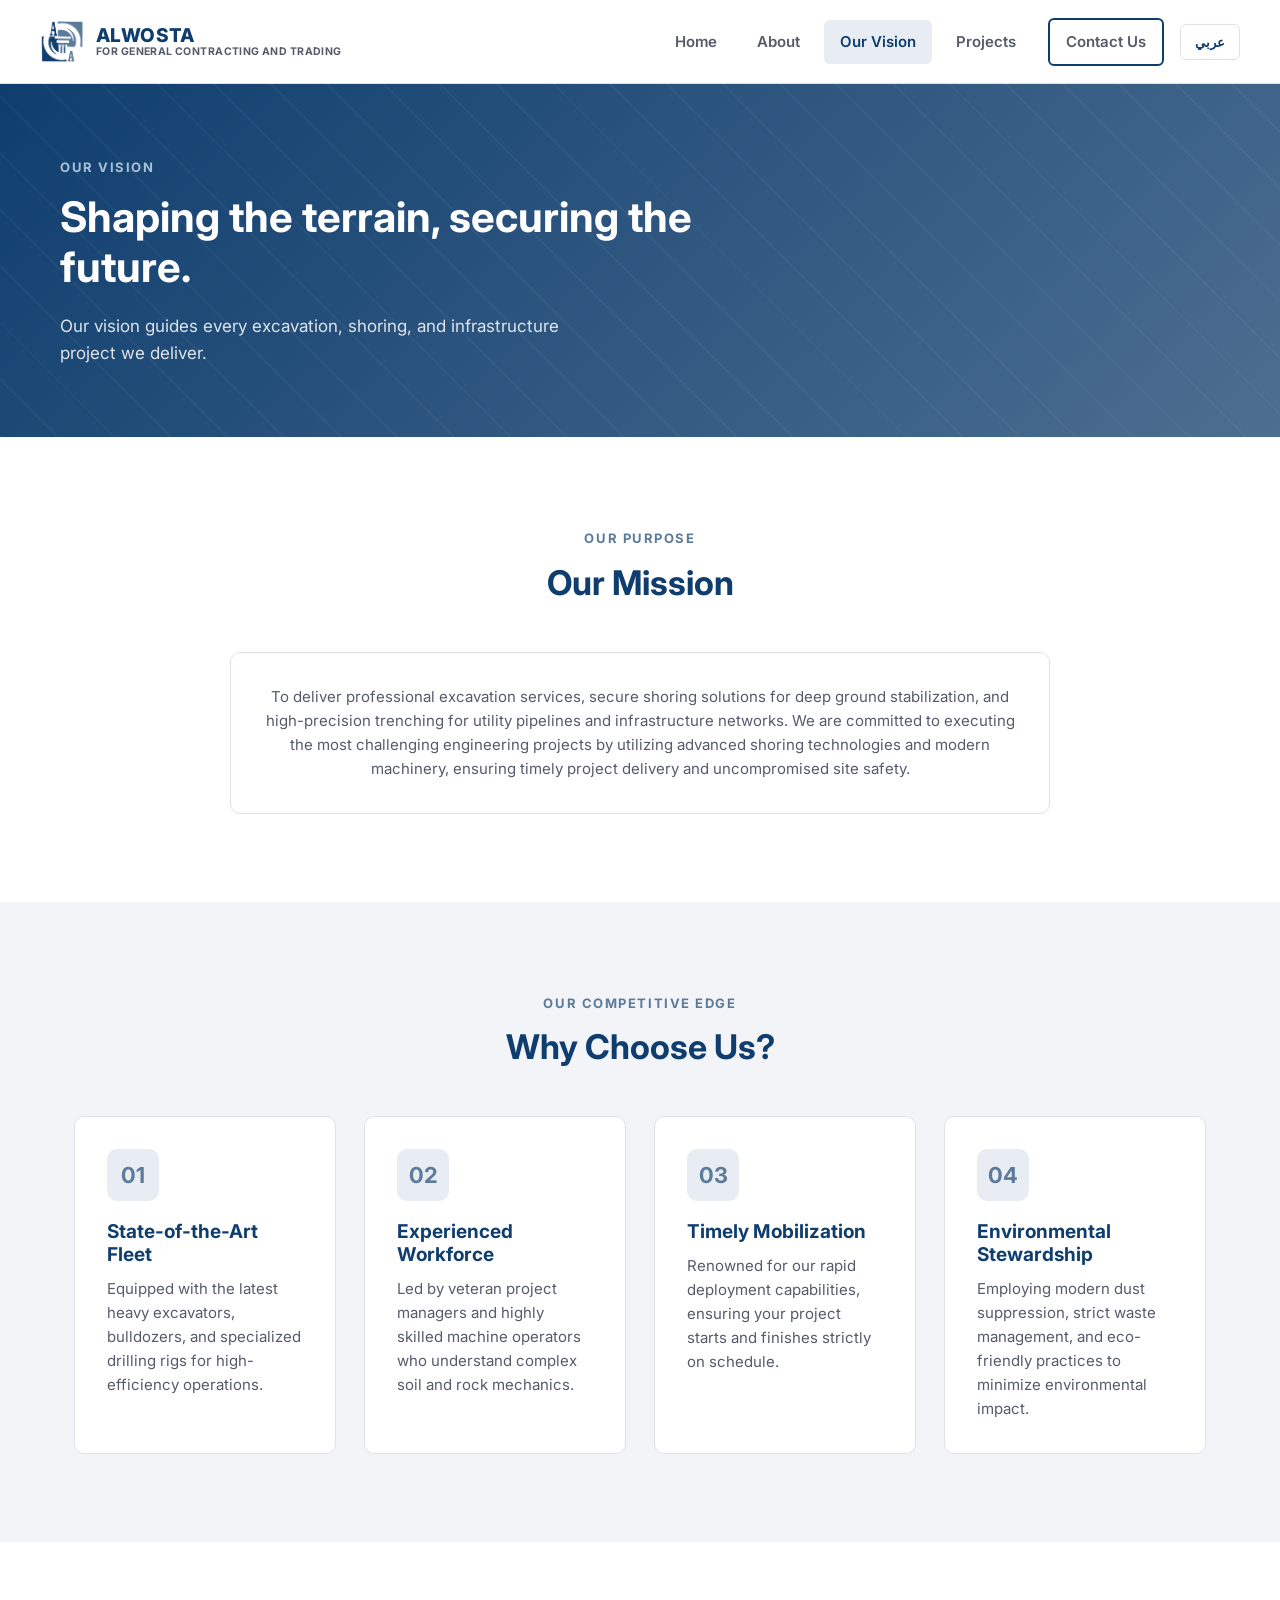
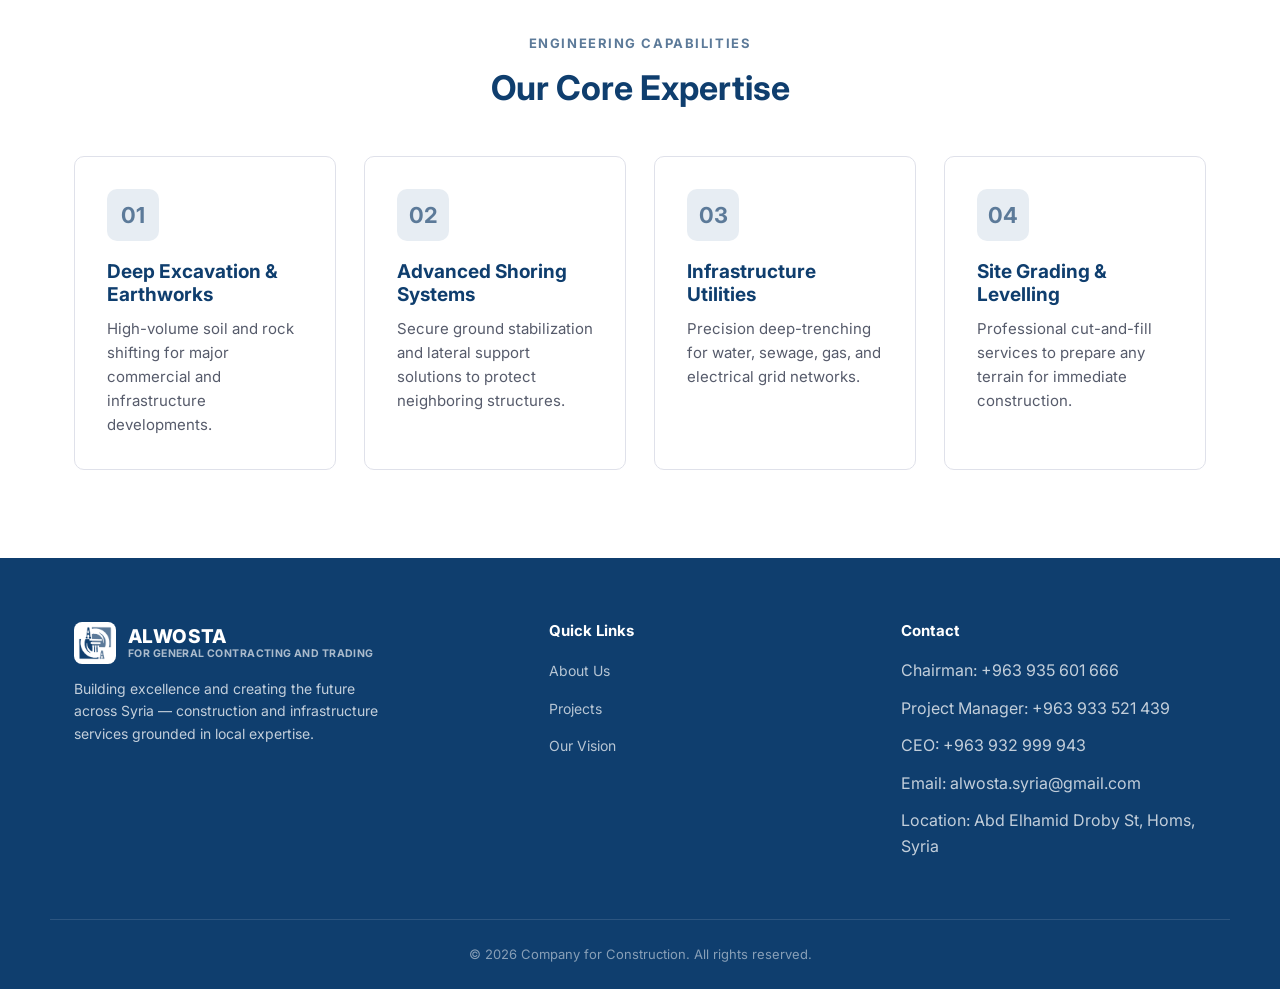
<file: vision.html>
<!DOCTYPE html>
<html lang="en">
<head>
<meta charset="UTF-8">
<meta name="viewport" content="width=device-width, initial-scale=1.0">
<title>Our Vision - Company</title>
<meta name="description" content="The Company's vision and mission — building excellence and creating the future across Syria.">
<meta http-equiv="Cache-Control" content="no-cache, no-store, must-revalidate">
<meta http-equiv="Pragma" content="no-cache">
<meta http-equiv="Expires" content="0">
<meta name="google" content="notranslate">
<link rel="preconnect" href="https://fonts.googleapis.com">
<link rel="preconnect" href="https://fonts.gstatic.com" crossorigin>
<link href="https://fonts.googleapis.com/css2?family=Inter:wght@400;600;700;800&family=Cairo:wght@400;600;700;800&display=swap" rel="stylesheet">
<link rel="icon" type="image/png" href="assets/logo.png">
<link rel="stylesheet" href="css/style.css?v=1">
<script>(function(){var l=localStorage.getItem("agoka-lang")||"en";document.documentElement.lang=l;document.documentElement.dir=l==="ar"?"rtl":"ltr";})();</script>
</head>
<body data-page="vision">

<header class="site-header">
  <a href="index.html" class="logo">
    <img src="assets/logo.png" alt="Company logo" class="logo-mark">
    <span class="logo-text"><strong data-i18n="brand_name">ALWOSTA</strong><small data-i18n="logo_tagline">For General Contracting and Trading</small></span>
  </a>
  <nav class="main-nav">
    <a href="index.html" data-nav-link="home" data-i18n="nav_home">Home</a>
    <a href="about.html" data-nav-link="about" data-i18n="nav_about">About</a>
    <a href="vision.html" data-nav-link="vision" data-i18n="nav_vision">Our Vision</a>
    <a href="projects.html" data-nav-link="projects" data-i18n="nav_projects">Projects</a>
    <a href="contact.html" class="btn btn-outline-navy" data-nav-link="contact" data-i18n="nav_contact">Contact Us</a>
    <button type="button" class="lang-toggle" onclick="toggleLanguage()">عربي</button>
  </nav>
  <div class="hamburger" onclick="openMenu()">&#9776;</div>
</header>

<div class="menu-overlay" id="menuOverlay" onclick="closeMenu()"></div>
<div id="menu" class="menu">
  <a href="index.html" data-nav-link="home" data-i18n="nav_home">Home</a>
  <a href="about.html" data-nav-link="about" data-i18n="nav_about">About</a>
  <a href="vision.html" data-nav-link="vision" data-i18n="nav_vision">Our Vision</a>
  <a href="projects.html" data-nav-link="projects" data-i18n="nav_projects">Projects</a>
  <a href="contact.html" data-nav-link="contact" data-i18n="nav_contact">Contact Us</a>
  <button type="button" class="lang-toggle" onclick="toggleLanguage()">عربي</button>
</div>

<section class="hero page-hero">
  <div class="hero-content">
    <span class="eyebrow" data-i18n="vision_hero_eyebrow">Our Vision</span>
    <h1 data-i18n="vision_hero_h1">Building strong foundations, creating lasting value</h1>
    <p data-i18n="vision_hero_p">Our vision guides every project we design, build, and deliver.</p>
  </div>
</section>

<section class="section">
  <div class="container">
    <div class="section-header center">
      <span class="eyebrow" data-i18n="mission_section_eyebrow">Our Purpose</span>
      <h2 data-i18n="mission_section_h2">Our Mission</h2>
    </div>

    <div class="card" style="max-width: 820px; margin: 0 auto; text-align: center;">
      <p class="lead" data-i18n="mission_statement">To deliver professional excavation services, secure shoring solutions for deep ground stabilization, and high-precision trenching for utility pipelines and infrastructure networks. We are committed to executing the most challenging engineering projects by utilizing advanced shoring technologies and modern machinery, ensuring timely project delivery and uncompromised site safety.</p>
    </div>
  </div>
</section>

<section class="section section-alt">
  <div class="container">
    <div class="section-header center">
      <span class="eyebrow" data-i18n="edge_eyebrow">Our Competitive Edge</span>
      <h2 data-i18n="edge_h2">Why Choose Us?</h2>
    </div>
    <div class="grid grid-4">
      <div class="card">
        <div class="icon-badge">01</div>
        <h3 data-i18n="edge1_title">State-of-the-Art Fleet</h3>
        <p data-i18n="edge1_p">Equipped with the latest heavy excavators, bulldozers, and specialized drilling rigs for high-efficiency operations.</p>
      </div>
      <div class="card">
        <div class="icon-badge">02</div>
        <h3 data-i18n="edge2_title">Experienced Workforce</h3>
        <p data-i18n="edge2_p">Led by veteran project managers and highly skilled machine operators who understand complex soil and rock mechanics.</p>
      </div>
      <div class="card">
        <div class="icon-badge">03</div>
        <h3 data-i18n="edge3_title">Timely Mobilization</h3>
        <p data-i18n="edge3_p">Renowned for our rapid deployment capabilities, ensuring your project starts and finishes strictly on schedule.</p>
      </div>
      <div class="card">
        <div class="icon-badge">04</div>
        <h3 data-i18n="edge4_title">Environmental Stewardship</h3>
        <p data-i18n="edge4_p">Employing modern dust suppression, strict waste management, and eco-friendly practices to minimize environmental impact.</p>
      </div>
    </div>
  </div>
</section>

<section class="section">
  <div class="container">
    <div class="section-header center">
      <span class="eyebrow" data-i18n="svc_eyebrow">Engineering Capabilities</span>
      <h2 data-i18n="svc_h2">Our Core Expertise</h2>
    </div>
    <div class="grid grid-4">
      <div class="card">
        <div class="icon-badge">01</div>
        <h3 data-i18n="svc1_title">Deep Excavation &amp; Earthworks</h3>
        <p data-i18n="svc1_p">High-volume soil and rock shifting for major commercial and infrastructure developments.</p>
      </div>
      <div class="card">
        <div class="icon-badge">02</div>
        <h3 data-i18n="svc2_title">Advanced Shoring Systems</h3>
        <p data-i18n="svc2_p">Secure ground stabilization and lateral support solutions to protect neighboring structures.</p>
      </div>
      <div class="card">
        <div class="icon-badge">03</div>
        <h3 data-i18n="svc3_title">Infrastructure Utilities</h3>
        <p data-i18n="svc3_p">Precision deep-trenching for water, sewage, gas, and electrical grid networks.</p>
      </div>
      <div class="card">
        <div class="icon-badge">04</div>
        <h3 data-i18n="svc4_title">Site Grading &amp; Levelling</h3>
        <p data-i18n="svc4_p">Professional cut-and-fill services to prepare any terrain for immediate construction.</p>
      </div>
    </div>
  </div>
</section>

<footer class="site-footer">
  <div class="container footer-grid">
    <div>
      <div class="logo">
        <img src="assets/logo.png" alt="Company logo" class="logo-mark">
        <span class="logo-text"><strong data-i18n="brand_name">ALWOSTA</strong><small data-i18n="logo_tagline">For General Contracting and Trading</small></span>
      </div>
      <p data-i18n="footer_tagline">Building excellence and creating the future across Syria — construction and infrastructure services grounded in local expertise.</p>
    </div>
    <div>
      <h4 data-i18n="footer_quicklinks">Quick Links</h4>
      <ul>
        <li><a href="about.html" data-i18n="footer_about">About Us</a></li>
        <li><a href="projects.html" data-i18n="footer_projects">Projects</a></li>
        <li><a href="vision.html" data-i18n="footer_vision">Our Vision</a></li>
      </ul>
    </div>
    <div>
      <h4 data-i18n="footer_contact_title">Contact</h4>
      <ul>
        <li data-i18n="footer_chairman">Chairman: +963 935 601 666</li>
        <li data-i18n="footer_pm">Project Manager: +963 933 521 439</li>
        <li data-i18n="footer_ceo">CEO: +963 932 999 943</li>
        <li data-i18n="footer_email">Email: alwosta.syria@gmail.com</li>
        <li data-i18n="footer_location">Location: Abd Elhamid Droby St, Homs, Syria</li>
      </ul>
    </div>
  </div>
  <div class="footer-bottom" data-i18n="footer_copyright">&copy; 2026 Company for Construction. All rights reserved.</div>
</footer>

<script src="js/i18n.js?v=1"></script>
<script src="js/script.js?v=1"></script>
</body>
</html>
</file>
<file: css/style.css>
/* ==========================================================================
   Company for Construction — stylesheet
   Palette reference: consersyria.com (navy #101840 / white / dark ink)
   ========================================================================== */

:root {
  /* Palette pulled from the Company logo (navy + slate blue) */
  --navy: #0f3e6e;
  --navy-light: #1a5490;
  --navy-soft: #5c7a99;
  --ink: #0d141a;
  --ink-soft: #565b6b;
  --paper: #ffffff;
  --mist: #f2f4f8;
  --border: #dfe1ea;
  --accent: #5c7a99;
  --accent-dark: #3f5e7d;
  --accent-soft: #e7edf3;

  --container: 1180px;
  --radius: 10px;
  --shadow: 0 10px 30px rgba(15, 62, 110, 0.1);
}

* {
  margin: 0;
  padding: 0;
  box-sizing: border-box;
}

html {
  scroll-behavior: smooth;
}

body {
  font-family: "Inter", "Segoe UI", Arial, Helvetica, sans-serif;
  color: var(--ink);
  background: var(--paper);
  line-height: 1.6;
  -webkit-font-smoothing: antialiased;
}

img {
  max-width: 100%;
  display: block;
}

a {
  color: inherit;
  text-decoration: none;
}

ul {
  list-style: none;
}

h1, h2, h3, h4 {
  line-height: 1.2;
  font-weight: 700;
  color: var(--navy);
}

.container {
  max-width: var(--container);
  margin: 0 auto;
  padding: 0 clamp(16px, 4vw, 24px);
}

.eyebrow {
  display: inline-block;
  font-size: 13px;
  font-weight: 700;
  letter-spacing: 0.12em;
  text-transform: uppercase;
  color: var(--accent);
  margin-bottom: 14px;
}

.section {
  padding: 88px 0;
}

.section-alt {
  background: var(--mist);
}

.section-header {
  max-width: 640px;
  margin-bottom: 48px;
}

.section-header.center {
  margin-left: auto;
  margin-right: auto;
  text-align: center;
}

.section-header h2 {
  font-size: clamp(22px, 2.2vw + 14px, 34px);
  margin-bottom: 14px;
}

.section-header p {
  color: var(--ink-soft);
  font-size: 17px;
}

.lead {
  font-size: 19px;
  color: var(--ink-soft);
}

/* Buttons
   ========================================================================== */

.btn {
  display: inline-flex;
  align-items: center;
  gap: 8px;
  padding: 14px 28px;
  border-radius: 6px;
  font-weight: 600;
  font-size: 15px;
  border: 2px solid transparent;
  cursor: pointer;
  transition: 0.25s;
}

.btn-primary {
  background: var(--accent);
  color: var(--paper);
}

.btn-primary:hover {
  background: var(--accent-dark);
}

.btn-light {
  background: var(--paper);
  color: var(--navy);
}

.btn-light:hover {
  background: var(--mist);
}

.btn-outline {
  border-color: rgba(255, 255, 255, 0.6);
  color: var(--paper);
}

.btn-outline:hover {
  background: rgba(255, 255, 255, 0.12);
}

.btn-outline-navy {
  border-color: var(--navy);
  color: var(--navy);
}

.btn-outline-navy:hover {
  background: var(--navy);
  color: var(--paper);
}

/* Header / Navigation
   ========================================================================== */

header.site-header {
  position: sticky;
  top: 0;
  z-index: 100;
  height: 84px;
  display: flex;
  justify-content: space-between;
  align-items: center;
  padding: 0 40px;
  background: var(--paper);
  border-bottom: 1px solid var(--border);
}

.logo {
  display: flex;
  align-items: center;
  gap: 12px;
  color: var(--navy);
}

.logo-mark {
  height: 44px;
  width: 44px;
  object-fit: contain;
  flex-shrink: 0;
}

.logo-text {
  display: flex;
  flex-direction: column;
  line-height: 1.15;
}

.logo-text strong {
  font-size: 19px;
  font-weight: 800;
  letter-spacing: 0.02em;
}

.logo-text small {
  font-size: 10.5px;
  font-weight: 700;
  letter-spacing: 0.04em;
  text-transform: uppercase;
  color: var(--ink-soft);
}

.footer-grid .logo-mark {
  background: var(--paper);
  border-radius: 8px;
  padding: 4px;
  height: 42px;
  width: 42px;
}

.footer-grid .logo-text strong {
  color: var(--paper);
}

.footer-grid .logo-text small {
  color: rgba(255, 255, 255, 0.65);
}

nav.main-nav {
  display: flex;
  align-items: center;
  gap: 8px;
}

nav.main-nav a {
  padding: 10px 16px;
  font-size: 15px;
  font-weight: 600;
  color: var(--ink-soft);
  border-radius: 6px;
  transition: 0.2s;
}

nav.main-nav a:hover {
  color: var(--navy);
  background: var(--mist);
}

nav.main-nav a.active {
  color: var(--navy);
  background: var(--accent-soft);
}

nav.main-nav .btn {
  margin-inline-start: 8px;
}

.lang-toggle {
  font-family: inherit;
  font-size: 13px;
  font-weight: 700;
  color: var(--navy);
  background: transparent;
  border: 1px solid var(--border);
  border-radius: 6px;
  padding: 9px 14px;
  cursor: pointer;
  margin-inline-start: 8px;
  transition: 0.2s;
}

.lang-toggle:hover {
  background: var(--mist);
}

.menu .lang-toggle {
  display: block;
  width: calc(100% - 64px);
  margin: 20px 32px 0;
  color: var(--paper);
  border-color: rgba(255, 255, 255, 0.3);
}

.menu .lang-toggle:hover {
  background: rgba(255, 255, 255, 0.08);
}

.hamburger {
  display: none;
  font-size: 30px;
  cursor: pointer;
  color: var(--navy);
  line-height: 1;
}

/* Mobile Menu
   ========================================================================== */

.menu {
  position: fixed;
  top: 0;
  right: -100%;
  width: min(300px, 85vw);
  height: 100%;
  background: var(--navy);
  padding-top: 110px;
  transition: 0.35s ease;
  z-index: 200;
  box-shadow: -10px 0 30px rgba(0, 0, 0, 0.25);
}

.menu.active {
  right: 0;
}

.menu a {
  display: block;
  color: rgba(255, 255, 255, 0.85);
  text-decoration: none;
  font-size: 18px;
  font-weight: 600;
  padding: 18px 32px;
  border-bottom: 1px solid rgba(255, 255, 255, 0.1);
}

.menu a:hover,
.menu a.active {
  background: rgba(255, 255, 255, 0.08);
  color: var(--paper);
}

.menu-overlay {
  display: none;
  position: fixed;
  inset: 0;
  background: rgba(13, 20, 26, 0.5);
  z-index: 150;
}

.menu-overlay.active {
  display: block;
}

/* Hero
   ========================================================================== */

.hero {
  position: relative;
  min-height: calc(100vh - 84px);
  display: flex;
  flex-direction: column;
  justify-content: center;
  align-items: flex-start;
  text-align: left;
  padding: 100px 60px;
  color: var(--paper);
  background:
    linear-gradient(135deg, rgba(15, 62, 110, 0.94), rgba(92, 122, 153, 0.8)),
    var(--navy);
  overflow: hidden;
}

.hero.hero-home {
  background: url("../assets/4455.png") center/cover no-repeat;
}

.hero::after {
  content: "";
  position: absolute;
  inset: 0;
  background-image:
    repeating-linear-gradient(45deg, rgba(255, 255, 255, 0.035) 0 2px, transparent 2px 40px);
  pointer-events: none;
}

.hero-content {
  position: relative;
  max-width: 640px;
  z-index: 1;
}

.hero .eyebrow {
  color: #a9c2d6;
}

.hero h1 {
  font-size: clamp(24px, 4vw + 10px, 34px);
  color: var(--paper);
  margin-bottom: 20px;
}

.hero p {
  font-size: 19px;
  color: rgba(255, 255, 255, 0.85);
  margin-bottom: 32px;
  max-width: 520px;
}

.hero-actions {
  display: flex;
  gap: 16px;
  flex-wrap: wrap;
}

/* Page hero (smaller banner used on inner pages) */

.page-hero {
  min-height: 320px;
  padding: 70px 60px;
}

.page-hero h1 {
  font-size: clamp(26px, 3.5vw + 12px, 42px);
}

.page-hero p {
  font-size: 17px;
  margin-bottom: 0;
}

/* Placeholder image blocks
   ========================================================================== */

.img-placeholder {
  position: relative;
  width: 100%;
  min-height: 220px;
  border-radius: var(--radius);
  background:
    linear-gradient(135deg, var(--mist), #e7e9f2);
  border: 1px dashed var(--border);
  display: flex;
  align-items: center;
  justify-content: center;
  text-align: center;
  overflow: hidden;
}

.img-placeholder span {
  color: var(--ink-soft);
  font-size: 13px;
  font-weight: 600;
  letter-spacing: 0.04em;
  text-transform: uppercase;
  padding: 0 16px;
}

.img-placeholder.tall {
  min-height: 340px;
}

.img-placeholder.square {
  aspect-ratio: 1 / 1;
  min-height: 0;
}

/* Real photo frame (fills the grid cell, no placeholder padding/border) */

.photo-frame {
  align-self: stretch;
  border-radius: var(--radius);
  overflow: hidden;
  min-height: 340px;
}

.photo-frame img {
  display: block;
  width: 100%;
  height: 100%;
  object-fit: cover;
}

/* Fleet photo slideshow */

.photo-frame.slideshow {
  position: relative;
}

.photo-frame.slideshow img {
  position: absolute;
  inset: 0;
  opacity: 0;
  transition: opacity 1s ease;
}

.photo-frame.slideshow img.active {
  opacity: 1;
}

.slide-dots {
  position: absolute;
  left: 0;
  right: 0;
  bottom: 16px;
  z-index: 1;
  display: flex;
  justify-content: center;
  gap: 8px;
}

.slide-dots span {
  width: 8px;
  height: 8px;
  border-radius: 50%;
  background: rgba(255, 255, 255, 0.5);
  cursor: pointer;
  transition: 0.2s;
}

.slide-dots span.active {
  background: var(--paper);
  transform: scale(1.25);
}

/* Equipment list */

.equipment-list {
  border: 1px solid var(--border);
  border-radius: var(--radius);
  padding: 24px 28px;
  background: var(--mist);
}

.equipment-list h4 {
  font-size: 13px;
  font-weight: 800;
  letter-spacing: 0.08em;
  text-transform: uppercase;
  color: var(--navy);
  margin-bottom: 14px;
}

.equipment-list li {
  display: flex;
  align-items: baseline;
  justify-content: space-between;
  gap: 12px;
  padding: 10px 0;
  border-bottom: 1px solid var(--border);
  font-size: 14.5px;
}

.equipment-list li:last-child {
  border-bottom: none;
}

.equipment-list li span:first-child {
  color: var(--ink);
  font-weight: 600;
}

.equipment-list .eq-qty {
  color: var(--accent);
  font-weight: 700;
  white-space: nowrap;
}

/* Cards / Grids
   ========================================================================== */

.grid {
  display: grid;
  gap: 28px;
}

.grid-2 { grid-template-columns: repeat(2, 1fr); }
.grid-3 { grid-template-columns: repeat(3, 1fr); }
.grid-4 { grid-template-columns: repeat(4, 1fr); }

.card {
  background: var(--paper);
  border: 1px solid var(--border);
  border-radius: var(--radius);
  padding: 32px;
  transition: 0.25s;
}

.card:hover {
  box-shadow: var(--shadow);
  transform: translateY(-3px);
}

.card .icon-badge {
  width: 52px;
  height: 52px;
  border-radius: 10px;
  background: var(--accent-soft);
  color: var(--accent);
  display: flex;
  align-items: center;
  justify-content: center;
  font-size: 22px;
  font-weight: 700;
  margin-bottom: 20px;
}

.card h3 {
  font-size: 19px;
  margin-bottom: 10px;
}

.card p {
  color: var(--ink-soft);
  font-size: 15px;
}

/* Project cards */

.project-card {
  border: 1px solid var(--border);
  border-radius: var(--radius);
  overflow: hidden;
  background: var(--paper);
  transition: 0.25s;
}

.project-card:hover {
  box-shadow: var(--shadow);
  transform: translateY(-3px);
}

.project-card .project-body {
  padding: 24px;
}

.card-photo {
  display: block;
  width: 100%;
  height: 220px;
  object-fit: cover;
}

.tag {
  display: inline-block;
  font-size: 12px;
  font-weight: 700;
  letter-spacing: 0.04em;
  text-transform: uppercase;
  background: var(--accent-soft);
  color: var(--accent);
  padding: 5px 12px;
  border-radius: 100px;
  margin-bottom: 14px;
  max-width: 100%;
}

/* Longer client names: smaller, non-uppercase, wraps instead of overflowing */

.tag.tag-small {
  font-size: 11px;
  letter-spacing: 0.01em;
  text-transform: none;
  border-radius: 6px;
  white-space: normal;
  line-height: 1.4;
}

@media (max-width: 480px) {
  .tag.tag-small {
    font-size: 10px;
  }
}

.project-card h3 {
  font-size: 18px;
  margin-bottom: 8px;
}

.project-meta {
  display: flex;
  gap: 16px;
  color: var(--ink-soft);
  font-size: 13px;
  margin-top: 14px;
  border-top: 1px solid var(--border);
  padding-top: 14px;
}

/* Two-column content block */

.split {
  display: grid;
  grid-template-columns: 1fr 1fr;
  gap: 64px;
  align-items: center;
}

.split.reverse {
  direction: rtl;
}

.split.reverse > * {
  direction: ltr;
}

/* Stats */

.stats {
  display: grid;
  grid-template-columns: repeat(4, 1fr);
  gap: 32px;
  text-align: center;
}

.stats .stat-number {
  font-size: clamp(28px, 2.5vw + 16px, 42px);
  font-weight: 800;
  color: var(--navy);
}

.stats .stat-label {
  color: var(--ink-soft);
  font-size: 14px;
  margin-top: 6px;
}

/* Vision pillars */

.pillar {
  display: flex;
  gap: 20px;
  padding: 28px 0;
  border-bottom: 1px solid var(--border);
}

.pillar:last-child {
  border-bottom: none;
}

.pillar .pillar-index {
  font-size: 15px;
  font-weight: 800;
  color: var(--accent);
  min-width: 40px;
}

.pillar h3 {
  font-size: 19px;
  margin-bottom: 8px;
}

.pillar p {
  color: var(--ink-soft);
}

/* Project list (text-forward project entries, grouped by category) */

.project-list {
  display: grid;
  grid-template-columns: repeat(2, 1fr);
  align-items: start;
  gap: 20px;
}

/* Independent two-column layout: each column stacks its own items tightly,
   so a tall card in one column never pushes a gap into the other column */

.project-list-columns {
  display: grid;
  grid-template-columns: repeat(2, 1fr);
  align-items: start;
  gap: 20px;
}

.project-list-col {
  display: flex;
  flex-direction: column;
  gap: 20px;
}

.project-list-item {
  display: flex;
  gap: 18px;
  padding: 26px;
  border: 1px solid var(--border);
  border-radius: var(--radius);
  background: var(--paper);
  transition: 0.25s;
}

.project-list-item:hover {
  box-shadow: var(--shadow);
  transform: translateY(-2px);
}

.project-list-item .icon-badge {
  flex-shrink: 0;
  margin-bottom: 0;
}

.project-list-item h3 {
  font-size: 17px;
  margin-bottom: 6px;
}

.project-list-item p {
  color: var(--ink-soft);
  font-size: 14.5px;
}

.project-list-item .tag {
  margin-bottom: 0;
  margin-top: 12px;
}

/* Project list item with a lead photo on top */

.project-list-item.has-photo {
  display: block;
  padding: 0;
  overflow: hidden;
}

.project-list-item.has-photo .item-photo {
  display: block;
  width: 100%;
  height: 200px;
  object-fit: cover;
}

.project-list-item.has-photo .item-body {
  display: flex;
  gap: 18px;
  padding: 26px;
}

/* CTA banner */

.cta-banner {
  background: var(--navy);
  color: var(--paper);
  border-radius: var(--radius);
  padding: 56px;
  display: flex;
  justify-content: space-between;
  align-items: center;
  gap: 32px;
  flex-wrap: wrap;
}

.cta-banner h2 {
  color: var(--paper);
  font-size: clamp(20px, 1.6vw + 14px, 28px);
  margin-bottom: 8px;
}

.cta-banner p {
  color: rgba(255, 255, 255, 0.75);
}

/* Contact page
   ========================================================================== */

.contact-layout {
  display: grid;
  grid-template-columns: 0.9fr 1.3fr;
  gap: 48px;
}

.contact-info-item {
  display: flex;
  gap: 16px;
  padding: 20px 0;
  border-bottom: 1px solid var(--border);
}

.contact-info-item:last-child {
  border-bottom: none;
}

.contact-info-item .icon-badge {
  width: 44px;
  height: 44px;
  flex-shrink: 0;
  border-radius: 8px;
  background: var(--accent-soft);
  color: var(--accent);
  display: flex;
  align-items: center;
  justify-content: center;
  font-weight: 700;
}

.contact-info-item h4 {
  font-size: 15px;
  color: var(--navy);
  margin-bottom: 4px;
}

.contact-info-item p {
  color: var(--ink-soft);
  font-size: 15px;
}

form.contact-form {
  background: var(--mist);
  border: 1px solid var(--border);
  border-radius: var(--radius);
  padding: 36px;
  display: grid;
  gap: 20px;
}

.form-row {
  display: grid;
  grid-template-columns: 1fr 1fr;
  gap: 20px;
}

.form-field {
  display: flex;
  flex-direction: column;
  gap: 8px;
}

.form-field label {
  font-size: 14px;
  font-weight: 600;
  color: var(--navy);
}

.form-field input,
.form-field textarea {
  border: 1px solid var(--border);
  border-radius: 6px;
  padding: 12px 14px;
  font-family: inherit;
  font-size: 15px;
  background: var(--paper);
  color: var(--ink);
}

.form-field input:focus,
.form-field textarea:focus {
  outline: 2px solid var(--accent);
  outline-offset: 1px;
}

form.contact-form .form-note {
  font-size: 13px;
  color: var(--ink-soft);
}

/* Topic image groups: 3-column grid on desktop, swipeable row on mobile */

.image-group {
  display: grid;
  grid-template-columns: repeat(3, 1fr);
  gap: 16px;
  margin-top: 20px;
}

.image-group img {
  width: 100%;
  height: 240px;
  object-fit: cover;
  border-radius: 12px;
  box-shadow: var(--shadow);
  transition: transform 0.35s ease;
}

.image-group img:hover {
  transform: scale(1.05);
}

.image-group-wrap {
  position: relative;
}

.swipe-hint {
  display: none;
}

/* Tap-to-reveal stacked photo cards */

.stack-cards {
  position: relative;
  width: 100%;
  max-width: 380px;
  aspect-ratio: 4 / 3;
  margin: 0 auto;
}

.stack-card {
  position: absolute;
  inset: 0;
  width: 100%;
  height: 100%;
  object-fit: cover;
  border-radius: var(--radius);
  box-shadow: var(--shadow);
  cursor: pointer;
  transition: transform 0.5s ease, box-shadow 0.5s ease;
}

.stack-card[data-order="0"] { z-index: 3; transform: rotate(-4deg) translate(0, 0); }
.stack-card[data-order="1"] { z-index: 2; transform: rotate(3deg) translate(14px, 14px); }
.stack-card[data-order="2"] { z-index: 1; transform: rotate(-2deg) translate(28px, 28px); }

.stack-cards:hover .stack-card[data-order="0"] { transform: rotate(-8deg) translate(-100px, 4px); }
.stack-cards:hover .stack-card[data-order="1"] { transform: rotate(2deg) translate(0, -18px); }
.stack-cards:hover .stack-card[data-order="2"] { transform: rotate(9deg) translate(100px, 4px); }

/* Trusted-by logo strip */

.logo-strip {
  display: flex;
  align-items: center;
  justify-content: center;
  flex-wrap: wrap;
  gap: 48px;
}

.logo-strip img {
  height: 84px;
  width: auto;
  max-width: 200px;
  object-fit: contain;
  transition: 0.25s;
}

.logo-strip-lg {
  height: 118px !important;
  max-width: 260px !important;
}

.logo-strip img:hover {
  transform: scale(1.05);
}

/* Footer
   ========================================================================== */

footer.site-footer {
  background: var(--navy);
  color: rgba(255, 255, 255, 0.75);
  padding: 64px 0 0;
}

.footer-grid {
  display: grid;
  grid-template-columns: 1.4fr 1fr 1fr;
  gap: 48px;
  padding-bottom: 48px;
  border-bottom: 1px solid rgba(255, 255, 255, 0.12);
}

.footer-grid .logo {
  color: var(--paper);
  margin-bottom: 14px;
}

.footer-grid p {
  font-size: 14px;
  max-width: 320px;
}

.footer-grid h4 {
  color: var(--paper);
  font-size: 15px;
  margin-bottom: 18px;
}

.footer-grid ul li {
  margin-bottom: 12px;
}

.footer-grid ul li a {
  font-size: 14px;
  color: rgba(255, 255, 255, 0.7);
  transition: 0.2s;
}

.footer-grid ul li a:hover {
  color: var(--paper);
}

.footer-bottom {
  padding: 24px 0;
  text-align: center;
  font-size: 13px;
  color: rgba(255, 255, 255, 0.5);
}

.footer-credit {
  padding: 0 0 20px;
  text-align: center;
  font-size: 12px;
  color: rgba(255, 255, 255, 0.4);
}

.footer-credit a {
  color: rgba(255, 255, 255, 0.65);
  font-weight: 600;
  transition: 0.2s;
}

.footer-credit a:hover {
  color: var(--paper);
}

/* Responsive
   ========================================================================== */

@media (max-width: 960px) {
  nav.main-nav { display: none; }
  .hamburger { display: block; }

  header.site-header { padding: 0 24px; }

  .grid-4 { grid-template-columns: repeat(2, 1fr); }
  .grid-3 { grid-template-columns: repeat(2, 1fr); }
  .stats { grid-template-columns: repeat(2, 1fr); }
  .split { grid-template-columns: 1fr; gap: 36px; }
  .split.reverse { direction: ltr; }
  .contact-layout { grid-template-columns: 1fr; }
  .footer-grid { grid-template-columns: 1fr 1fr; }
}

@media (max-width: 720px) {
  header.site-header { padding: 0 20px; }
  .logo-mark { height: 36px; width: 36px; }
  .logo-text small {
    display: block;
    font-size: 8.5px;
    line-height: 1.3;
    white-space: normal;
    max-width: 140px;
  }

  .hero, .page-hero { padding: 60px clamp(16px, 4vw, 24px); }

  .section { padding: 60px 0; }

  .grid-4, .grid-3, .grid-2 { grid-template-columns: 1fr; }
  .stats { grid-template-columns: repeat(2, 1fr); }
  .project-list { grid-template-columns: 1fr; }
  .project-list-columns { grid-template-columns: 1fr; }

  .cta-banner { flex-direction: column; align-items: flex-start; padding: 36px 28px; }

  .form-row { grid-template-columns: 1fr; }

  .footer-grid { grid-template-columns: 1fr; }

  .img-placeholder.tall,
  .photo-frame { min-height: 260px; }

  .card-photo { height: 180px; }
  .item-photo { height: 160px; }

  .equipment-list { padding: 20px; }
  .equipment-list li {
    flex-wrap: wrap;
    gap: 4px 12px;
  }

  .logo-strip { gap: 28px; }
  .logo-strip img { height: 48px; }
  .logo-strip-lg { height: 68px !important; }

  .project-list-item { padding: 20px; gap: 14px; }

  .image-group {
    display: flex;
    flex-direction: row;
    overflow-x: auto;
    gap: 12px;
    scroll-snap-type: x proximity;
    scrollbar-width: none;
    -ms-overflow-style: none;
  }

  .image-group::-webkit-scrollbar {
    display: none;
  }

  .image-group img {
    flex: 0 0 82%;
    height: 240px;
    scroll-snap-align: start;
  }
  .contact-info-item .icon-badge { width: 40px; height: 40px; }

  .swipe-hint {
    display: flex;
    position: absolute;
    top: 50%;
    right: 10px;
    transform: translateY(-50%);
    width: 32px;
    height: 32px;
    align-items: center;
    justify-content: center;
    border-radius: 50%;
    background: rgba(15, 62, 110, 0.75);
    color: #fff;
    cursor: pointer;
    border: none;
    z-index: 2;
    animation: swipe-hint-nudge 1.6s ease-in-out infinite;
  }

  .swipe-hint:active {
    animation: none;
    transform: translateY(-50%) scale(0.9);
  }
}

@keyframes swipe-hint-nudge {
  0%, 100% { transform: translateY(-50%) translateX(0); opacity: 0.8; }
  50% { transform: translateY(-50%) translateX(6px); opacity: 1; }
}

@media (max-width: 480px) {
  header.site-header { padding: 0 16px; height: 72px; }
  .logo-mark { height: 32px; width: 32px; }
  .logo-text strong { font-size: 16px; }
  .logo-text small { font-size: 8px; max-width: 115px; }

  .hero, .page-hero { padding: 44px 16px; }
  .hero p, .page-hero p { font-size: 15px; }

  .section { padding: 44px 0; }

  .card, form.contact-form { padding: 22px; }
  .cta-banner { padding: 28px 20px; }
  .stats { grid-template-columns: repeat(2, 1fr); gap: 20px; }

  .img-placeholder.tall,
  .photo-frame { min-height: 200px; }

  .card-photo { height: 160px; }
  .item-photo { height: 140px; }

  .equipment-list { padding: 16px; }
  .equipment-list li { font-size: 13.5px; }

  .logo-strip { gap: 20px; }
  .logo-strip img { height: 38px; }
  .logo-strip-lg { height: 54px !important; }

  .project-list-item { flex-direction: column; }
  .project-list-item .icon-badge { width: 40px; height: 40px; font-size: 16px; }
}

/* Arabic / RTL
   ========================================================================== */

[dir="rtl"] body {
  font-family: "Cairo", "Segoe UI", Tahoma, Arial, sans-serif;
}

[dir="rtl"] .hero,
[dir="rtl"] .page-hero {
  align-items: flex-end;
  text-align: right;
}

[dir="rtl"] .menu {
  right: auto;
  left: -100%;
  box-shadow: 10px 0 30px rgba(0, 0, 0, 0.25);
}

[dir="rtl"] .menu.active {
  left: 0;
  right: auto;
}
</file>
